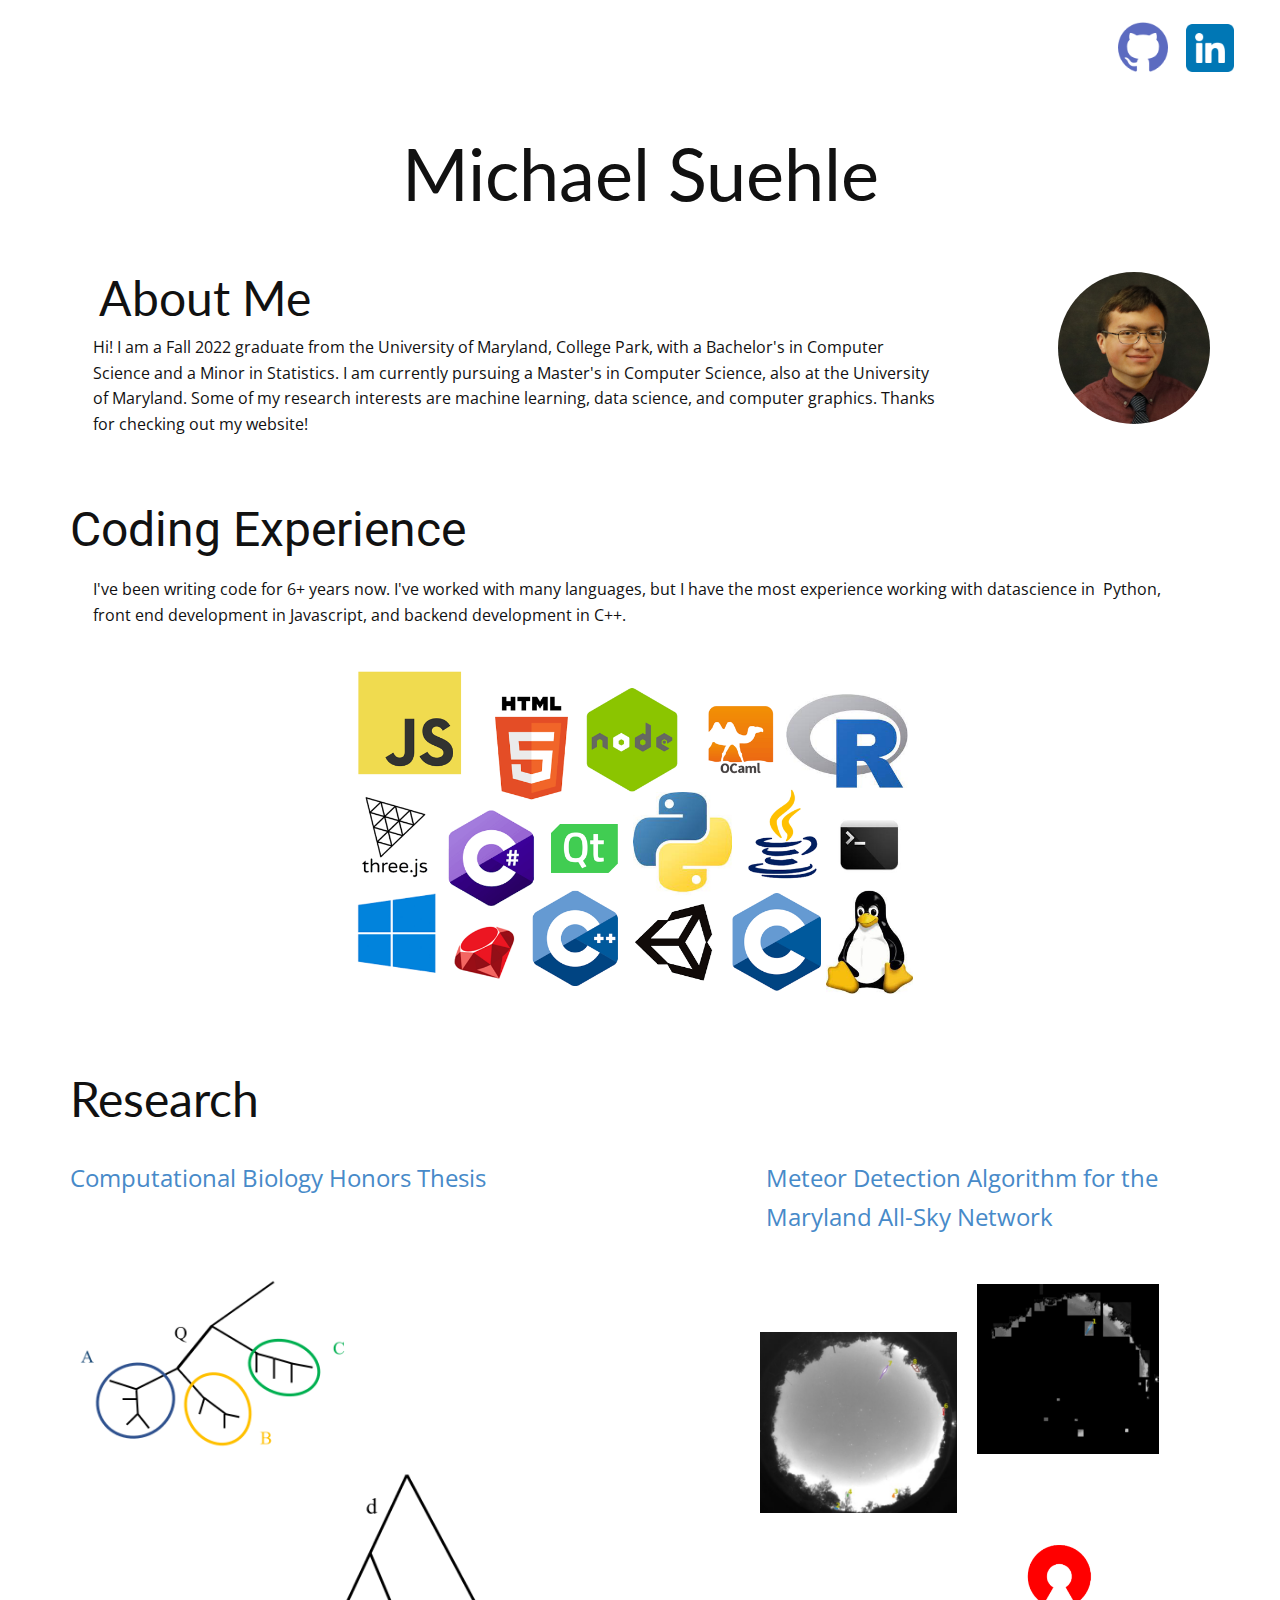
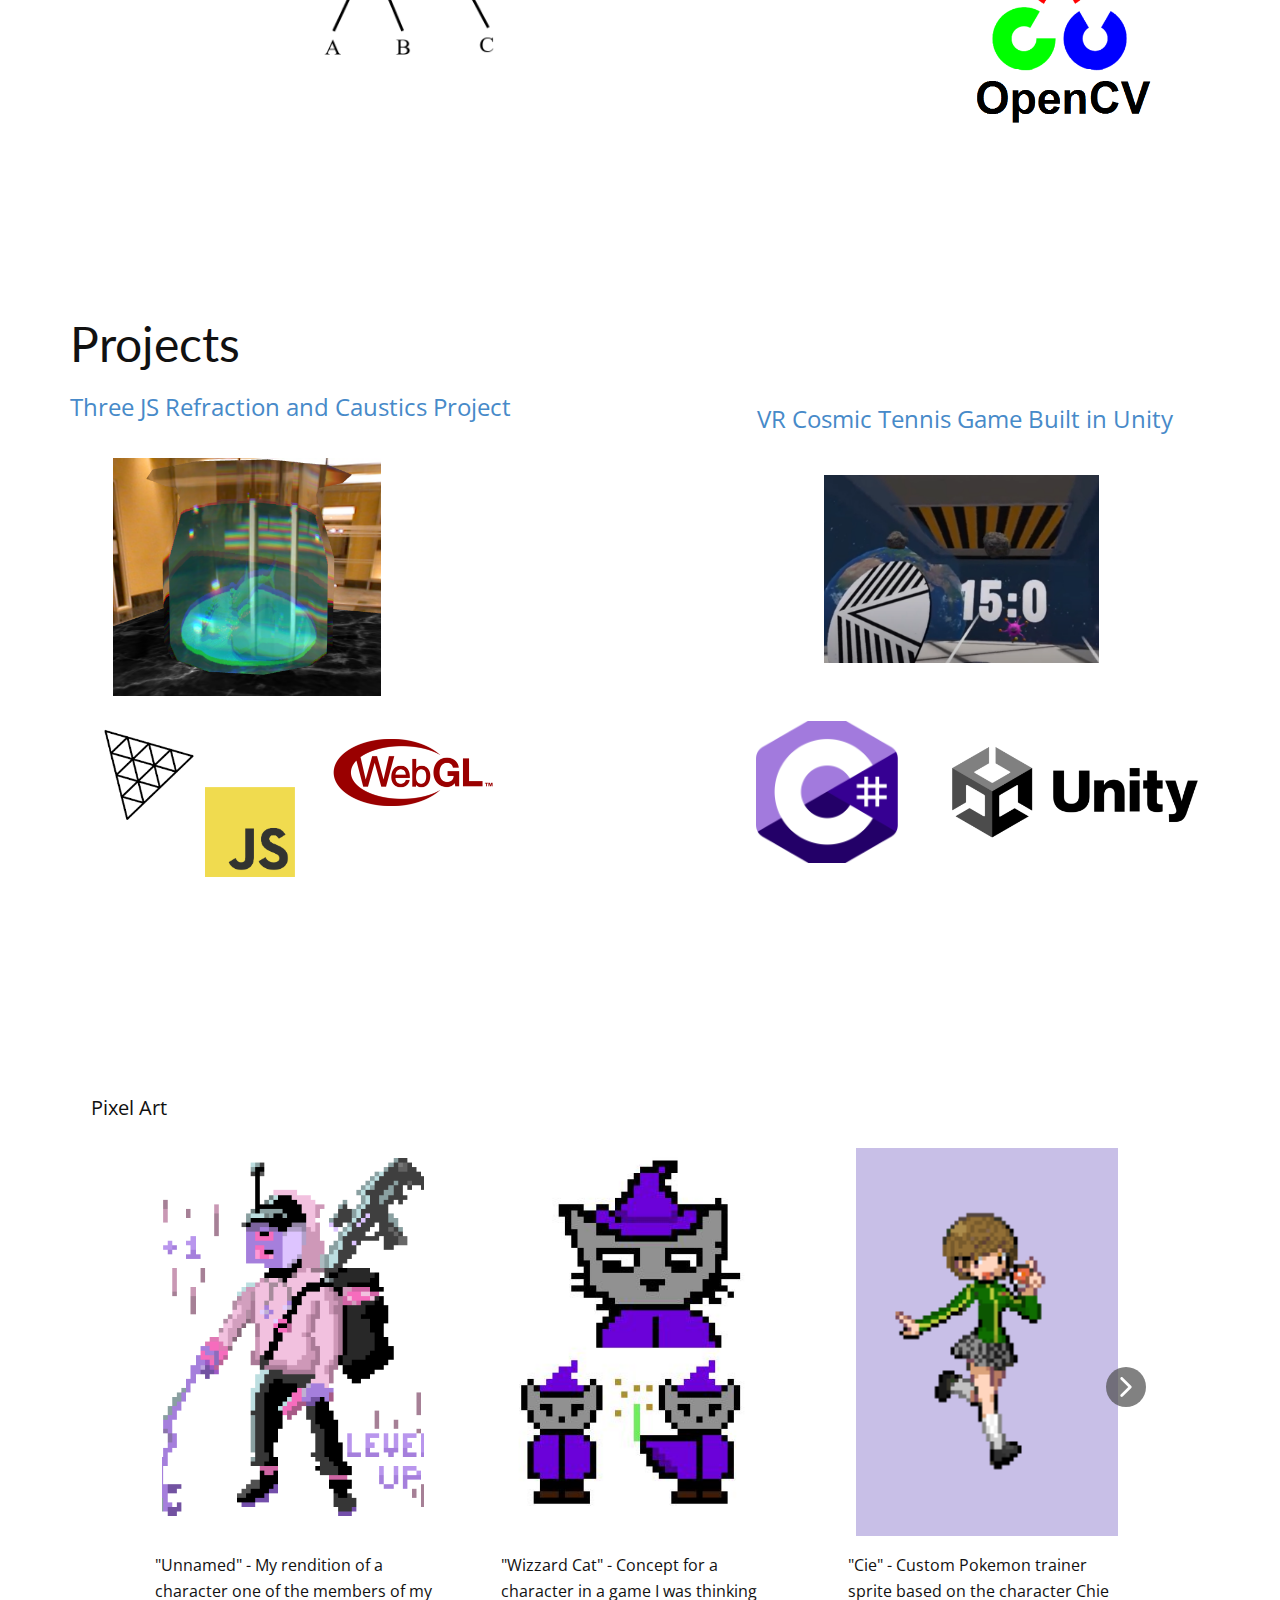
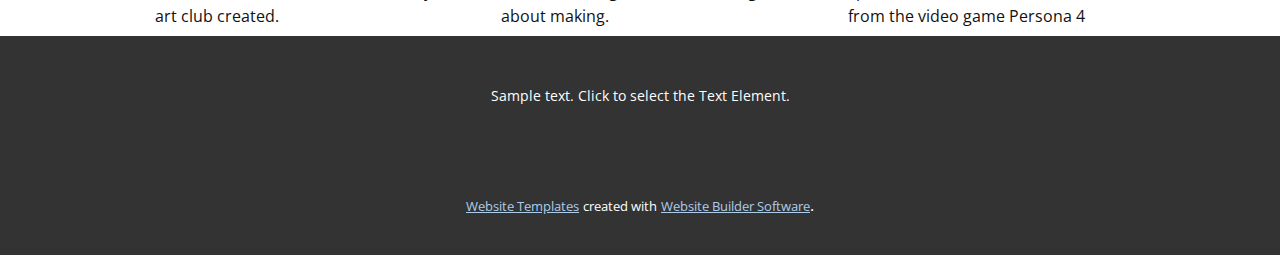
<file: index.html>
<!DOCTYPE html>
<html style="font-size: 16px;" lang="en"><head>
    <meta name="viewport" content="width=device-width, initial-scale=1.0">
    <meta charset="utf-8">
    <meta name="keywords" content="Michael Suehle, About Me, Research, Projects">
    <meta name="description" content="">
    <title>Home</title>
    <link rel="stylesheet" href="nicepage.css" media="screen">
<link rel="stylesheet" href="Home.css" media="screen">
    <script class="u-script" type="text/javascript" src="jquery.js" defer=""></script>
    <script class="u-script" type="text/javascript" src="nicepage.js" defer=""></script>
    <meta name="generator" content="Nicepage 5.3.2, nicepage.com">
    <link id="u-theme-google-font" rel="stylesheet" href="https://fonts.googleapis.com/css?family=Roboto:100,100i,300,300i,400,400i,500,500i,700,700i,900,900i|Open+Sans:300,300i,400,400i,500,500i,600,600i,700,700i,800,800i">
    <link id="u-page-google-font" rel="stylesheet" href="https://fonts.googleapis.com/css?family=Lato:100,100i,300,300i,400,400i,700,700i,900,900i">
    
    
    
    
    
    <script type="application/ld+json">{
		"@context": "http://schema.org",
		"@type": "Organization",
		"name": "Site1"
}</script>
    <meta name="theme-color" content="#478ac9">
    <meta property="og:title" content="Home">
    <meta property="og:description" content="">
    <meta property="og:type" content="website">
  </head>
  <body data-home-page="Home.html" data-home-page-title="Home" class="u-body u-xl-mode" data-lang="en"><header class=" u-border-no-bottom u-border-no-left u-border-no-right u-border-no-top u-clearfix u-header u-section-row-container" id="sec-a5c3" style="background-image: none"><div class="u-section-rows">
        <div class="u-section-row u-section-row-1" id="sec-6281">
          <div class="u-clearfix u-sheet u-valign-middle u-sheet-1"><span class="u-file-icon u-icon u-icon-1" data-href="https://github.com/shwaylay"><img src="images/733553.png" alt=""></span><span class="u-file-icon u-icon u-icon-2" data-href="https://www.linkedin.com/in/michael-suehle/"><img src="images/3536505.png" alt=""></span>
          </div>
          
          
          
          
          
        </div>
        <div class="u-section-row" id="sec-dbc1">
          <div class="u-clearfix u-sheet u-sheet-2">
            <h1 class="u-align-center u-custom-font u-font-lato u-text u-text-default u-title u-text-1">Michael Suehle</h1>
          </div>
          
          
          
          
          
        </div>
      </div></header>
    <section class="u-clearfix u-section-1" id="sec-f802">
      <div class="u-clearfix u-sheet u-sheet-1">
        <h1 class="u-custom-font u-font-lato u-text u-text-default u-text-1">About Me</h1>
        <img class="u-image u-image-circle u-image-1" src="images/_MG_7101_cropped.JPG" alt="" data-image-width="2029" data-image-height="1868">
        <p class="u-text u-text-2">Hi! I am a Fall 2022 graduate from the University of Maryland, College Park, with a Bachelor's in Computer Science and a Minor in Statistics. I am currently pursuing a Master's in Computer Science, also at the University of Maryland. Some of my research interests are machine learning, data science, and computer graphics. Thanks for checking out my website!</p>
      </div>
    </section>
    <section class="u-clearfix u-section-2" id="sec-90bd">
      <div class="u-clearfix u-sheet u-sheet-1">
        <h1 class="u-text u-text-default u-text-1">Coding Experience</h1>
        <p class="u-text u-text-default u-text-2">I've been writing code for 6+ years now. I've worked with many languages, but I have the most experience working with datascience in&nbsp; Python, front end development in Javascript, and backend development in C++.&nbsp;</p>
        <img class="u-image u-image-contain u-image-default u-image-1" src="images/logos.png" alt="" data-image-width="998" data-image-height="587">
      </div>
    </section>
    <section class="u-clearfix u-section-3" id="sec-81fb">
      <div class="u-clearfix u-sheet u-sheet-1">
        <h1 class="u-custom-font u-font-lato u-text u-text-default u-text-1">Research<br>
        </h1>
        <p class="u-text u-text-2">
          <a class="u-active-none u-border-none u-btn u-button-link u-button-style u-hover-none u-none u-text-palette-1-base u-btn-1" href="https://mdallsky.astro.umd.edu/project.shtml">Meteor Detection Algorithm for the Maryland All-Sky Network</a>
        </p>
        <p class="u-text u-text-default u-text-3">
          <a class="u-active-none u-border-none u-btn u-button-link u-button-style u-hover-none u-none u-text-palette-1-base u-btn-2" href="http://honors.cs.umd.edu/uploads/thesis/file/233/Final_Michael_Suehle_Honors_Thesis.pdf">Computational Biology Honors Thesis</a>
        </p>
        <img class="u-image u-image-contain u-image-default u-image-1" src="images/induced_triplet.png" alt="" data-image-width="682" data-image-height="406">
        <img class="u-image u-image-contain u-image-default u-image-2" src="images/dom_topology_with_d.png" alt="" data-image-width="498" data-image-height="472">
        <img class="u-image u-image-default u-preserve-proportions u-image-3" src="images/Screenshot2023-01-14143213.png" alt="" data-image-width="221" data-image-height="206">
        <img class="u-image u-image-default u-preserve-proportions u-image-4" src="images/Screenshot2023-01-14143132.png" alt="" data-image-width="227" data-image-height="208">
        <img class="u-image u-image-contain u-image-default u-image-5" src="images/OpenCV_Logo.png" alt="" data-image-width="428" data-image-height="378">
      </div>
    </section>
    <section class="u-clearfix u-section-4" id="sec-311a">
      <div class="u-clearfix u-sheet u-sheet-1">
        <h1 class="u-custom-font u-font-lato u-text u-text-default u-text-1">Projects</h1>
        <p class="u-text u-text-default u-text-2">
          <a class="u-active-none u-border-none u-btn u-button-link u-button-style u-hover-none u-none u-text-palette-1-base u-btn-1" href="https://shwaylay.github.io/threejs-caustics/">Three JS Refraction and Caustics Project</a>
        </p>
        <p class="u-text u-text-3">
          <a class="u-active-none u-border-none u-btn u-button-link u-button-style u-hover-none u-none u-text-palette-1-base u-btn-2" href="https://shwaylay.github.io/VR-Cosmic-Tennis-Website/">VR Cosmic Tennis Game Built in Unity</a>
        </p>
        <img class="u-image u-image-default u-image-1" src="images/Screenshot2023-01-14144249.png" alt="" data-image-width="465" data-image-height="417">
        <img class="u-image u-image-default u-image-2" src="images/vr-tennis.png" alt="" data-image-width="748" data-image-height="512">
        <img class="u-image u-image-default u-image-3" src="images/Logo_C_sharp.svg.png" alt="" data-image-width="1200" data-image-height="1350">
        <img class="u-image u-image-contain u-image-default u-preserve-proportions u-image-4" src="images/download.png" alt="" data-image-width="186" data-image-height="186">
        <img class="u-image u-image-contain u-image-default u-image-5" src="images/WebGL_Logo.svg.png" alt="" data-image-width="2560" data-image-height="1069">
        <img class="u-image u-image-default u-preserve-proportions u-image-6" src="images/JavaScript-logo.png" alt="" data-image-width="1052" data-image-height="1052">
        <img class="u-image u-image-contain u-image-default u-image-7" src="images/Unity-logo.png" alt="" data-image-width="3840" data-image-height="2160">
        <p class="u-text u-text-default u-text-4">Pixel Art</p>
        <div class="u-expanded-width-md u-expanded-width-sm u-expanded-width-xs u-layout-horizontal u-list u-list-1">
          <div class="u-repeater u-repeater-1">
            <div class="u-align-left u-container-style u-list-item u-repeater-item u-list-item-1">
              <div class="u-container-layout u-similar-container u-container-layout-1">
                <img class="u-image u-image-8" src="images/Screenshot2023-01-14114457.png" data-image-width="327" data-image-height="427">
                <p class="u-text u-text-5">"Unnamed" - My rendition of a character one of the members of my art club created.</p>
              </div>
            </div>
            <div class="u-align-left u-container-style u-list-item u-repeater-item u-list-item-2">
              <div class="u-container-layout u-similar-container u-container-layout-2">
                <img class="u-image u-image-9" src="images/wizcat.JPG" data-image-width="328" data-image-height="373">
                <p class="u-text u-text-6">"Wizzard Cat" - Concept for a character in a game I was thinking about making.</p>
              </div>
            </div>
            <div class="u-align-left u-container-style u-list-item u-repeater-item u-list-item-3">
              <div class="u-container-layout u-similar-container u-container-layout-3">
                <img class="u-image u-image-10" src="images/trainer092.png" data-image-width="133" data-image-height="197">
                <p class="u-text u-text-7">"Cie" - Custom Pokemon trainer sprite based on the character Chie from the video game Persona 4</p>
              </div>
            </div>
            <div class="u-align-left u-container-style u-list-item u-repeater-item u-list-item-4">
              <div class="u-container-layout u-similar-container u-container-layout-4">
                <img class="u-image u-image-11" src="images/medanganronpa.png" data-image-width="369" data-image-height="607">
                <p class="u-text u-text-8">"Me" - Danganronpa-style sprite of me.</p>
              </div>
            </div>
          </div>
          <a class="u-gallery-nav u-gallery-nav-prev u-grey-70 u-icon-circle u-opacity u-opacity-70 u-spacing-10 u-text-white u-gallery-nav-1" href="#" role="button">
            <span aria-hidden="true">
              <svg viewBox="0 0 451.847 451.847"><path d="M97.141,225.92c0-8.095,3.091-16.192,9.259-22.366L300.689,9.27c12.359-12.359,32.397-12.359,44.751,0
c12.354,12.354,12.354,32.388,0,44.748L173.525,225.92l171.903,171.909c12.354,12.354,12.354,32.391,0,44.744
c-12.354,12.365-32.386,12.365-44.745,0l-194.29-194.281C100.226,242.115,97.141,234.018,97.141,225.92z"></path></svg>
            </span>
            <span class="sr-only">
              <svg viewBox="0 0 451.847 451.847"><path d="M97.141,225.92c0-8.095,3.091-16.192,9.259-22.366L300.689,9.27c12.359-12.359,32.397-12.359,44.751,0
c12.354,12.354,12.354,32.388,0,44.748L173.525,225.92l171.903,171.909c12.354,12.354,12.354,32.391,0,44.744
c-12.354,12.365-32.386,12.365-44.745,0l-194.29-194.281C100.226,242.115,97.141,234.018,97.141,225.92z"></path></svg>
            </span>
          </a>
          <a class="u-gallery-nav u-gallery-nav-next u-grey-70 u-icon-circle u-opacity u-opacity-70 u-spacing-10 u-text-white u-gallery-nav-2" href="#" role="button">
            <span aria-hidden="true">
              <svg viewBox="0 0 451.846 451.847"><path d="M345.441,248.292L151.154,442.573c-12.359,12.365-32.397,12.365-44.75,0c-12.354-12.354-12.354-32.391,0-44.744
L278.318,225.92L106.409,54.017c-12.354-12.359-12.354-32.394,0-44.748c12.354-12.359,32.391-12.359,44.75,0l194.287,194.284
c6.177,6.18,9.262,14.271,9.262,22.366C354.708,234.018,351.617,242.115,345.441,248.292z"></path></svg>
            </span>
            <span class="sr-only">
              <svg viewBox="0 0 451.846 451.847"><path d="M345.441,248.292L151.154,442.573c-12.359,12.365-32.397,12.365-44.75,0c-12.354-12.354-12.354-32.391,0-44.744
L278.318,225.92L106.409,54.017c-12.354-12.359-12.354-32.394,0-44.748c12.354-12.359,32.391-12.359,44.75,0l194.287,194.284
c6.177,6.18,9.262,14.271,9.262,22.366C354.708,234.018,351.617,242.115,345.441,248.292z"></path></svg>
            </span>
          </a>
        </div>
      </div>
    </section>
    
    
    <footer class="u-align-center u-clearfix u-footer u-grey-80 u-footer" id="sec-592e"><div class="u-clearfix u-sheet u-sheet-1">
        <p class="u-small-text u-text u-text-variant u-text-1">Sample text. Click to select the Text Element.</p>
      </div></footer>
    <section class="u-backlink u-clearfix u-grey-80">
      <a class="u-link" href="https://nicepage.com/website-templates" target="_blank">
        <span>Website Templates</span>
      </a>
      <p class="u-text">
        <span>created with</span>
      </p>
      <a class="u-link" href="" target="_blank">
        <span>Website Builder Software</span>
      </a>. 
    </section>
  
</body></html>
</file>
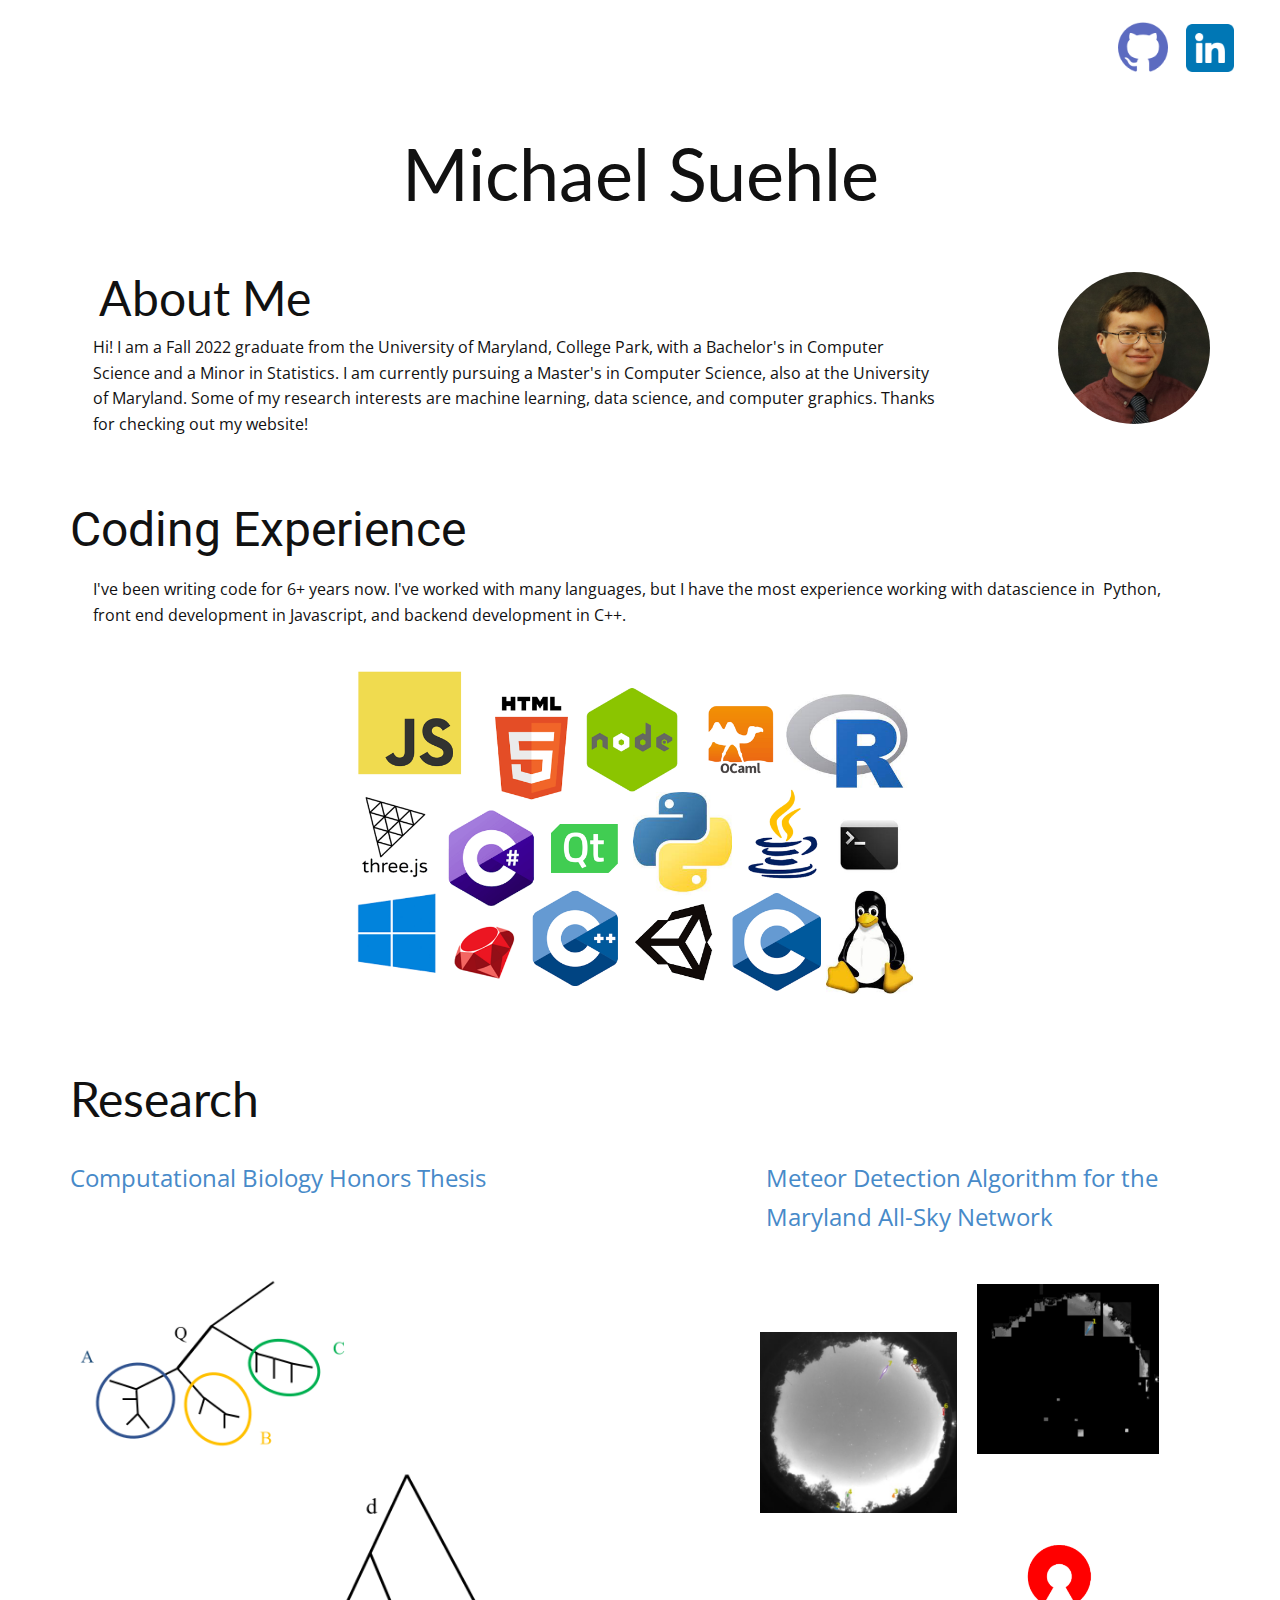
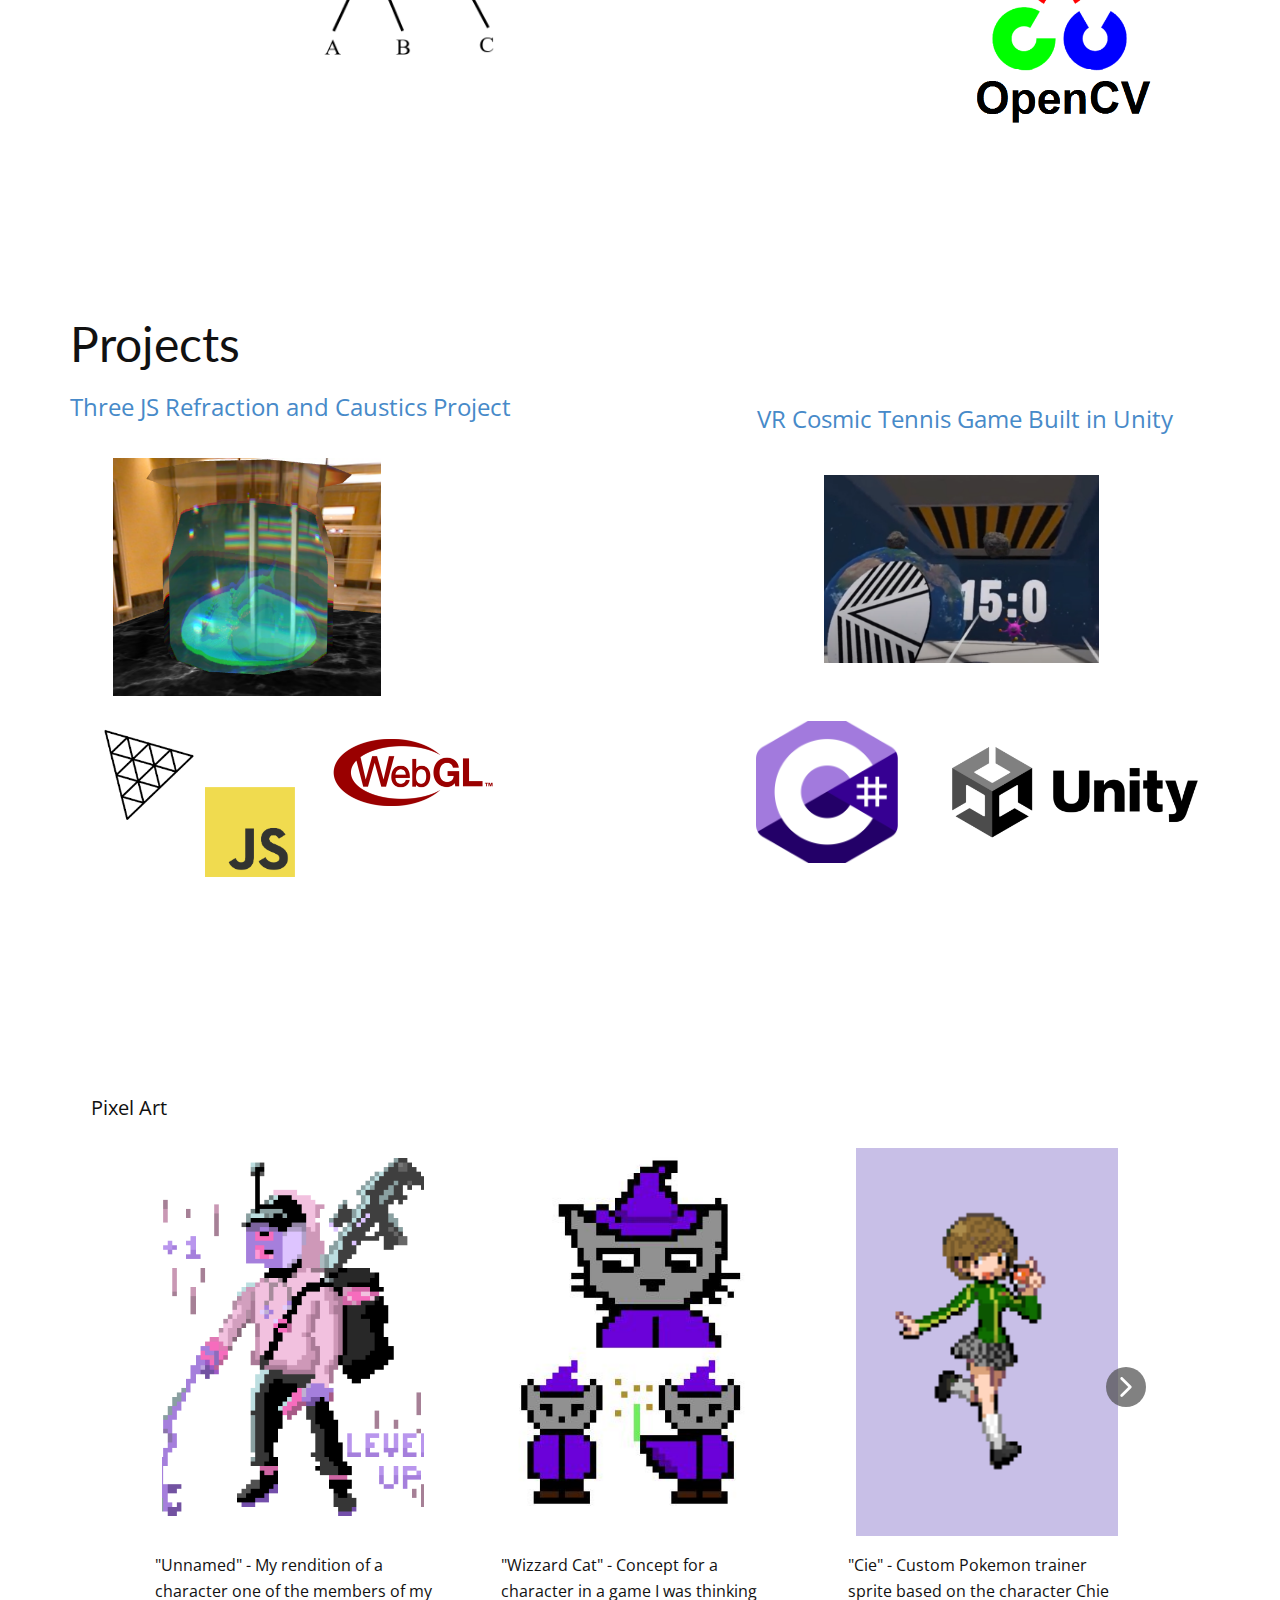
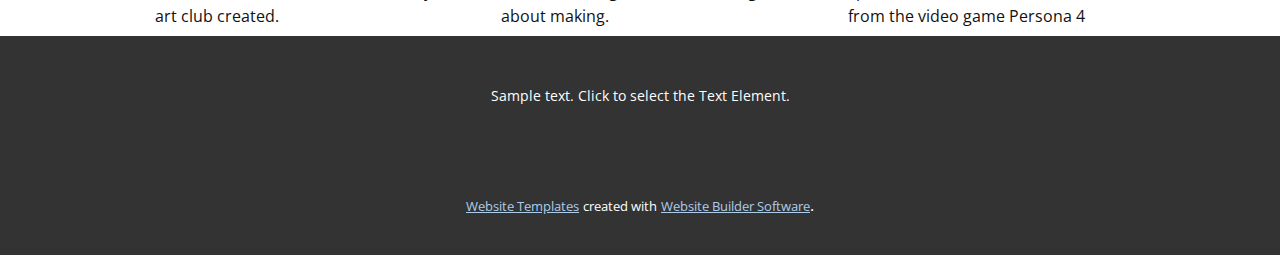
<file: Home.html>
<!DOCTYPE html>
<html style="font-size: 16px;" lang="en"><head>
    <meta name="viewport" content="width=device-width, initial-scale=1.0">
    <meta charset="utf-8">
    <meta name="keywords" content="Michael Suehle, About Me, Research, Projects">
    <meta name="description" content="">
    <title>Home</title>
    <link rel="stylesheet" href="nicepage.css" media="screen">
<link rel="stylesheet" href="Home.css" media="screen">
    <script class="u-script" type="text/javascript" src="jquery.js" defer=""></script>
    <script class="u-script" type="text/javascript" src="nicepage.js" defer=""></script>
    <meta name="generator" content="Nicepage 5.3.2, nicepage.com">
    <link id="u-theme-google-font" rel="stylesheet" href="https://fonts.googleapis.com/css?family=Roboto:100,100i,300,300i,400,400i,500,500i,700,700i,900,900i|Open+Sans:300,300i,400,400i,500,500i,600,600i,700,700i,800,800i">
    <link id="u-page-google-font" rel="stylesheet" href="https://fonts.googleapis.com/css?family=Lato:100,100i,300,300i,400,400i,700,700i,900,900i">
    
    
    
    
    
    <script type="application/ld+json">{
		"@context": "http://schema.org",
		"@type": "Organization",
		"name": "Site1"
}</script>
    <meta name="theme-color" content="#478ac9">
    <meta property="og:title" content="Home">
    <meta property="og:description" content="">
    <meta property="og:type" content="website">
  </head>
  <body class="u-body u-xl-mode" data-lang="en"><header class=" u-border-no-bottom u-border-no-left u-border-no-right u-border-no-top u-clearfix u-header u-section-row-container" id="sec-a5c3" style="background-image: none"><div class="u-section-rows">
        <div class="u-section-row u-section-row-1" id="sec-6281">
          <div class="u-clearfix u-sheet u-valign-middle u-sheet-1"><span class="u-file-icon u-icon u-icon-1" data-href="https://github.com/shwaylay"><img src="images/733553.png" alt=""></span><span class="u-file-icon u-icon u-icon-2" data-href="https://www.linkedin.com/in/michael-suehle/"><img src="images/3536505.png" alt=""></span>
          </div>
          
          
          
          
          
        </div>
        <div class="u-section-row" id="sec-dbc1">
          <div class="u-clearfix u-sheet u-sheet-2">
            <h1 class="u-align-center u-custom-font u-font-lato u-text u-text-default u-title u-text-1">Michael Suehle</h1>
          </div>
          
          
          
          
          
        </div>
      </div></header>
    <section class="u-clearfix u-section-1" id="sec-f802">
      <div class="u-clearfix u-sheet u-sheet-1">
        <h1 class="u-custom-font u-font-lato u-text u-text-default u-text-1">About Me</h1>
        <img class="u-image u-image-circle u-image-1" src="images/_MG_7101_cropped.JPG" alt="" data-image-width="2029" data-image-height="1868">
        <p class="u-text u-text-2">Hi! I am a Fall 2022 graduate from the University of Maryland, College Park, with a Bachelor's in Computer Science and a Minor in Statistics. I am currently pursuing a Master's in Computer Science, also at the University of Maryland. Some of my research interests are machine learning, data science, and computer graphics. Thanks for checking out my website!</p>
      </div>
    </section>
    <section class="u-clearfix u-section-2" id="sec-90bd">
      <div class="u-clearfix u-sheet u-sheet-1">
        <h1 class="u-text u-text-default u-text-1">Coding Experience</h1>
        <p class="u-text u-text-default u-text-2">I've been writing code for 6+ years now. I've worked with many languages, but I have the most experience working with datascience in&nbsp; Python, front end development in Javascript, and backend development in C++.&nbsp;</p>
        <img class="u-image u-image-contain u-image-default u-image-1" src="images/logos.png" alt="" data-image-width="998" data-image-height="587">
      </div>
    </section>
    <section class="u-clearfix u-section-3" id="sec-81fb">
      <div class="u-clearfix u-sheet u-sheet-1">
        <h1 class="u-custom-font u-font-lato u-text u-text-default u-text-1">Research<br>
        </h1>
        <p class="u-text u-text-2">
          <a class="u-active-none u-border-none u-btn u-button-link u-button-style u-hover-none u-none u-text-palette-1-base u-btn-1" href="https://mdallsky.astro.umd.edu/project.shtml">Meteor Detection Algorithm for the Maryland All-Sky Network</a>
        </p>
        <p class="u-text u-text-default u-text-3">
          <a class="u-active-none u-border-none u-btn u-button-link u-button-style u-hover-none u-none u-text-palette-1-base u-btn-2" href="http://honors.cs.umd.edu/uploads/thesis/file/233/Final_Michael_Suehle_Honors_Thesis.pdf">Computational Biology Honors Thesis</a>
        </p>
        <img class="u-image u-image-contain u-image-default u-image-1" src="images/induced_triplet.png" alt="" data-image-width="682" data-image-height="406">
        <img class="u-image u-image-contain u-image-default u-image-2" src="images/dom_topology_with_d.png" alt="" data-image-width="498" data-image-height="472">
        <img class="u-image u-image-default u-preserve-proportions u-image-3" src="images/Screenshot2023-01-14143213.png" alt="" data-image-width="221" data-image-height="206">
        <img class="u-image u-image-default u-preserve-proportions u-image-4" src="images/Screenshot2023-01-14143132.png" alt="" data-image-width="227" data-image-height="208">
        <img class="u-image u-image-contain u-image-default u-image-5" src="images/OpenCV_Logo.png" alt="" data-image-width="428" data-image-height="378">
      </div>
    </section>
    <section class="u-clearfix u-section-4" id="sec-311a">
      <div class="u-clearfix u-sheet u-sheet-1">
        <h1 class="u-custom-font u-font-lato u-text u-text-default u-text-1">Projects</h1>
        <p class="u-text u-text-default u-text-2">
          <a class="u-active-none u-border-none u-btn u-button-link u-button-style u-hover-none u-none u-text-palette-1-base u-btn-1" href="https://shwaylay.github.io/threejs-caustics/">Three JS Refraction and Caustics Project</a>
        </p>
        <p class="u-text u-text-3">
          <a class="u-active-none u-border-none u-btn u-button-link u-button-style u-hover-none u-none u-text-palette-1-base u-btn-2" href="https://shwaylay.github.io/VR-Cosmic-Tennis-Website/">VR Cosmic Tennis Game Built in Unity</a>
        </p>
        <img class="u-image u-image-default u-image-1" src="images/Screenshot2023-01-14144249.png" alt="" data-image-width="465" data-image-height="417">
        <img class="u-image u-image-default u-image-2" src="images/vr-tennis.png" alt="" data-image-width="748" data-image-height="512">
        <img class="u-image u-image-default u-image-3" src="images/Logo_C_sharp.svg.png" alt="" data-image-width="1200" data-image-height="1350">
        <img class="u-image u-image-contain u-image-default u-preserve-proportions u-image-4" src="images/download.png" alt="" data-image-width="186" data-image-height="186">
        <img class="u-image u-image-contain u-image-default u-image-5" src="images/WebGL_Logo.svg.png" alt="" data-image-width="2560" data-image-height="1069">
        <img class="u-image u-image-default u-preserve-proportions u-image-6" src="images/JavaScript-logo.png" alt="" data-image-width="1052" data-image-height="1052">
        <img class="u-image u-image-contain u-image-default u-image-7" src="images/Unity-logo.png" alt="" data-image-width="3840" data-image-height="2160">
        <p class="u-text u-text-default u-text-4">Pixel Art</p>
        <div class="u-expanded-width-md u-expanded-width-sm u-expanded-width-xs u-layout-horizontal u-list u-list-1">
          <div class="u-repeater u-repeater-1">
            <div class="u-align-left u-container-style u-list-item u-repeater-item u-list-item-1">
              <div class="u-container-layout u-similar-container u-container-layout-1">
                <img class="u-image u-image-8" src="images/Screenshot2023-01-14114457.png" data-image-width="327" data-image-height="427">
                <p class="u-text u-text-5">"Unnamed" - My rendition of a character one of the members of my art club created.</p>
              </div>
            </div>
            <div class="u-align-left u-container-style u-list-item u-repeater-item u-list-item-2">
              <div class="u-container-layout u-similar-container u-container-layout-2">
                <img class="u-image u-image-9" src="images/wizcat.JPG" data-image-width="328" data-image-height="373">
                <p class="u-text u-text-6">"Wizzard Cat" - Concept for a character in a game I was thinking about making.</p>
              </div>
            </div>
            <div class="u-align-left u-container-style u-list-item u-repeater-item u-list-item-3">
              <div class="u-container-layout u-similar-container u-container-layout-3">
                <img class="u-image u-image-10" src="images/trainer092.png" data-image-width="133" data-image-height="197">
                <p class="u-text u-text-7">"Cie" - Custom Pokemon trainer sprite based on the character Chie from the video game Persona 4</p>
              </div>
            </div>
            <div class="u-align-left u-container-style u-list-item u-repeater-item u-list-item-4">
              <div class="u-container-layout u-similar-container u-container-layout-4">
                <img class="u-image u-image-11" src="images/medanganronpa.png" data-image-width="369" data-image-height="607">
                <p class="u-text u-text-8">"Me" - Danganronpa-style sprite of me.</p>
              </div>
            </div>
          </div>
          <a class="u-gallery-nav u-gallery-nav-prev u-grey-70 u-icon-circle u-opacity u-opacity-70 u-spacing-10 u-text-white u-gallery-nav-1" href="#" role="button">
            <span aria-hidden="true">
              <svg viewBox="0 0 451.847 451.847"><path d="M97.141,225.92c0-8.095,3.091-16.192,9.259-22.366L300.689,9.27c12.359-12.359,32.397-12.359,44.751,0
c12.354,12.354,12.354,32.388,0,44.748L173.525,225.92l171.903,171.909c12.354,12.354,12.354,32.391,0,44.744
c-12.354,12.365-32.386,12.365-44.745,0l-194.29-194.281C100.226,242.115,97.141,234.018,97.141,225.92z"></path></svg>
            </span>
            <span class="sr-only">
              <svg viewBox="0 0 451.847 451.847"><path d="M97.141,225.92c0-8.095,3.091-16.192,9.259-22.366L300.689,9.27c12.359-12.359,32.397-12.359,44.751,0
c12.354,12.354,12.354,32.388,0,44.748L173.525,225.92l171.903,171.909c12.354,12.354,12.354,32.391,0,44.744
c-12.354,12.365-32.386,12.365-44.745,0l-194.29-194.281C100.226,242.115,97.141,234.018,97.141,225.92z"></path></svg>
            </span>
          </a>
          <a class="u-gallery-nav u-gallery-nav-next u-grey-70 u-icon-circle u-opacity u-opacity-70 u-spacing-10 u-text-white u-gallery-nav-2" href="#" role="button">
            <span aria-hidden="true">
              <svg viewBox="0 0 451.846 451.847"><path d="M345.441,248.292L151.154,442.573c-12.359,12.365-32.397,12.365-44.75,0c-12.354-12.354-12.354-32.391,0-44.744
L278.318,225.92L106.409,54.017c-12.354-12.359-12.354-32.394,0-44.748c12.354-12.359,32.391-12.359,44.75,0l194.287,194.284
c6.177,6.18,9.262,14.271,9.262,22.366C354.708,234.018,351.617,242.115,345.441,248.292z"></path></svg>
            </span>
            <span class="sr-only">
              <svg viewBox="0 0 451.846 451.847"><path d="M345.441,248.292L151.154,442.573c-12.359,12.365-32.397,12.365-44.75,0c-12.354-12.354-12.354-32.391,0-44.744
L278.318,225.92L106.409,54.017c-12.354-12.359-12.354-32.394,0-44.748c12.354-12.359,32.391-12.359,44.75,0l194.287,194.284
c6.177,6.18,9.262,14.271,9.262,22.366C354.708,234.018,351.617,242.115,345.441,248.292z"></path></svg>
            </span>
          </a>
        </div>
      </div>
    </section>
    
    
    <footer class="u-align-center u-clearfix u-footer u-grey-80 u-footer" id="sec-592e"><div class="u-clearfix u-sheet u-sheet-1">
        <p class="u-small-text u-text u-text-variant u-text-1">Sample text. Click to select the Text Element.</p>
      </div></footer>
    <section class="u-backlink u-clearfix u-grey-80">
      <a class="u-link" href="https://nicepage.com/website-templates" target="_blank">
        <span>Website Templates</span>
      </a>
      <p class="u-text">
        <span>created with</span>
      </p>
      <a class="u-link" href="" target="_blank">
        <span>Website Builder Software</span>
      </a>. 
    </section>
  
</body></html>
</file>
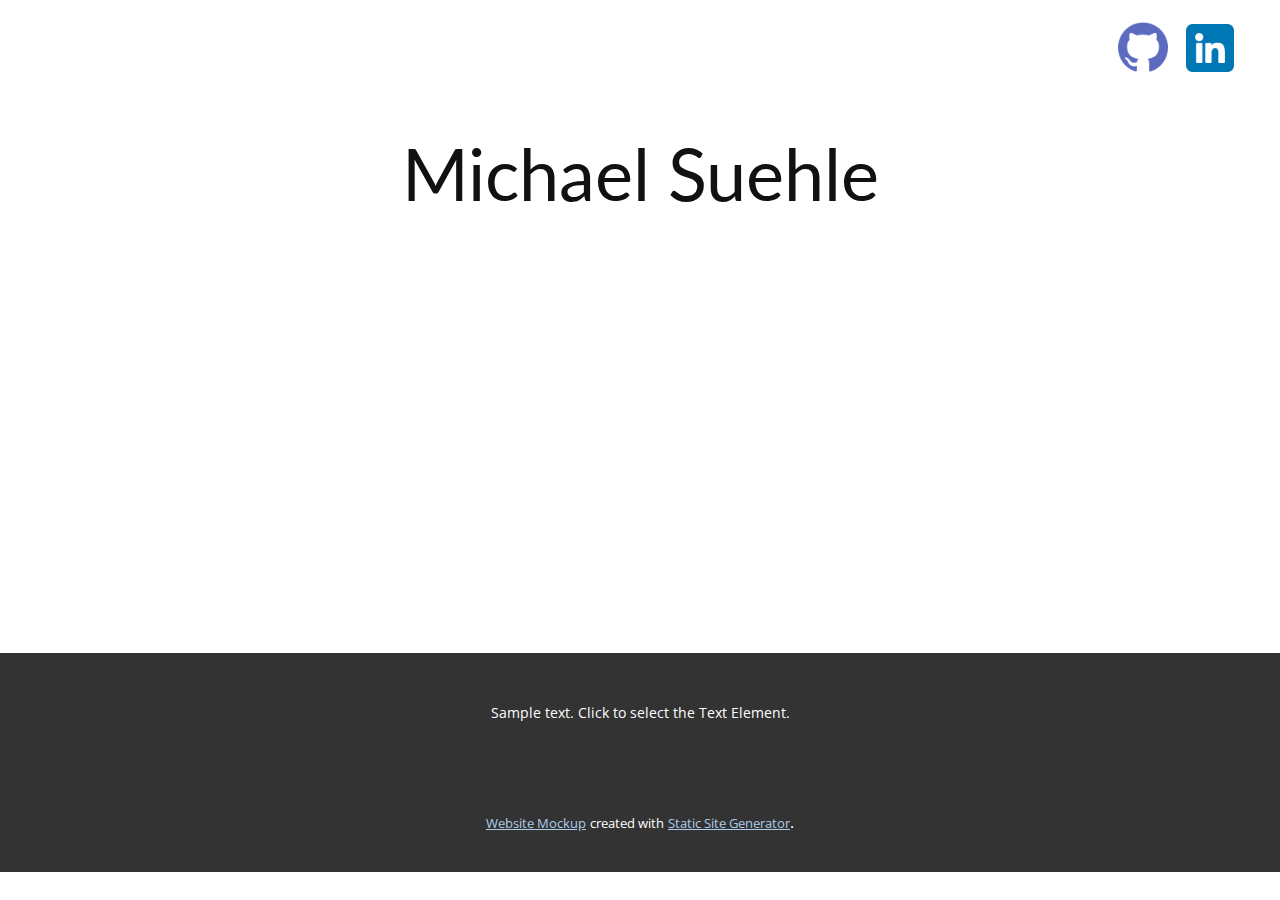
<file: Page-1.html>
<!DOCTYPE html>
<html style="font-size: 16px;" lang="en"><head>
    <meta name="viewport" content="width=device-width, initial-scale=1.0">
    <meta charset="utf-8">
    <meta name="keywords" content="">
    <meta name="description" content="">
    <title>Page 1</title>
    <link rel="stylesheet" href="nicepage.css" media="screen">
<link rel="stylesheet" href="Page-1.css" media="screen">
    <script class="u-script" type="text/javascript" src="jquery.js" defer=""></script>
    <script class="u-script" type="text/javascript" src="nicepage.js" defer=""></script>
    <meta name="generator" content="Nicepage 5.3.2, nicepage.com">
    <link id="u-theme-google-font" rel="stylesheet" href="https://fonts.googleapis.com/css?family=Roboto:100,100i,300,300i,400,400i,500,500i,700,700i,900,900i|Open+Sans:300,300i,400,400i,500,500i,600,600i,700,700i,800,800i">
    <link id="u-page-google-font" rel="stylesheet" href="https://fonts.googleapis.com/css?family=Lato:100,100i,300,300i,400,400i,700,700i,900,900i">
    
    
    <script type="application/ld+json">{
		"@context": "http://schema.org",
		"@type": "Organization",
		"name": "Site1"
}</script>
    <meta name="theme-color" content="#478ac9">
    <meta property="og:title" content="Page 1">
    <meta property="og:description" content="">
    <meta property="og:type" content="website">
  </head>
  <body class="u-body u-xl-mode" data-lang="en"><header class=" u-border-no-bottom u-border-no-left u-border-no-right u-border-no-top u-clearfix u-header u-section-row-container" id="sec-a5c3" style="background-image: none"><div class="u-section-rows">
        <div class="u-section-row u-section-row-1" id="sec-6281">
          <div class="u-clearfix u-sheet u-valign-middle u-sheet-1"><span class="u-file-icon u-icon u-icon-1" data-href="https://github.com/shwaylay"><img src="images/733553.png" alt=""></span><span class="u-file-icon u-icon u-icon-2" data-href="https://www.linkedin.com/in/michael-suehle/"><img src="images/3536505.png" alt=""></span>
          </div>
          
          
          
          
          
        </div>
        <div class="u-section-row" id="sec-dbc1">
          <div class="u-clearfix u-sheet u-sheet-2">
            <h1 class="u-align-center u-custom-font u-font-lato u-text u-text-default u-title u-text-1">Michael Suehle</h1>
          </div>
          
          
          
          
          
        </div>
      </div></header>
    <section class="u-clearfix u-section-1" id="sec-9d67">
      <div class="u-clearfix u-sheet u-sheet-1"></div>
    </section>
    
    
    <footer class="u-align-center u-clearfix u-footer u-grey-80 u-footer" id="sec-592e"><div class="u-clearfix u-sheet u-sheet-1">
        <p class="u-small-text u-text u-text-variant u-text-1">Sample text. Click to select the Text Element.</p>
      </div></footer>
    <section class="u-backlink u-clearfix u-grey-80">
      <a class="u-link" href="https://nicepage.com/website-mockup" target="_blank">
        <span>Website Mockup</span>
      </a>
      <p class="u-text">
        <span>created with</span>
      </p>
      <a class="u-link" href="https://nicepage.com/static-site-generator" target="_blank">
        <span>Static Site Generator</span>
      </a>. 
    </section>
  
</body></html>
</file>
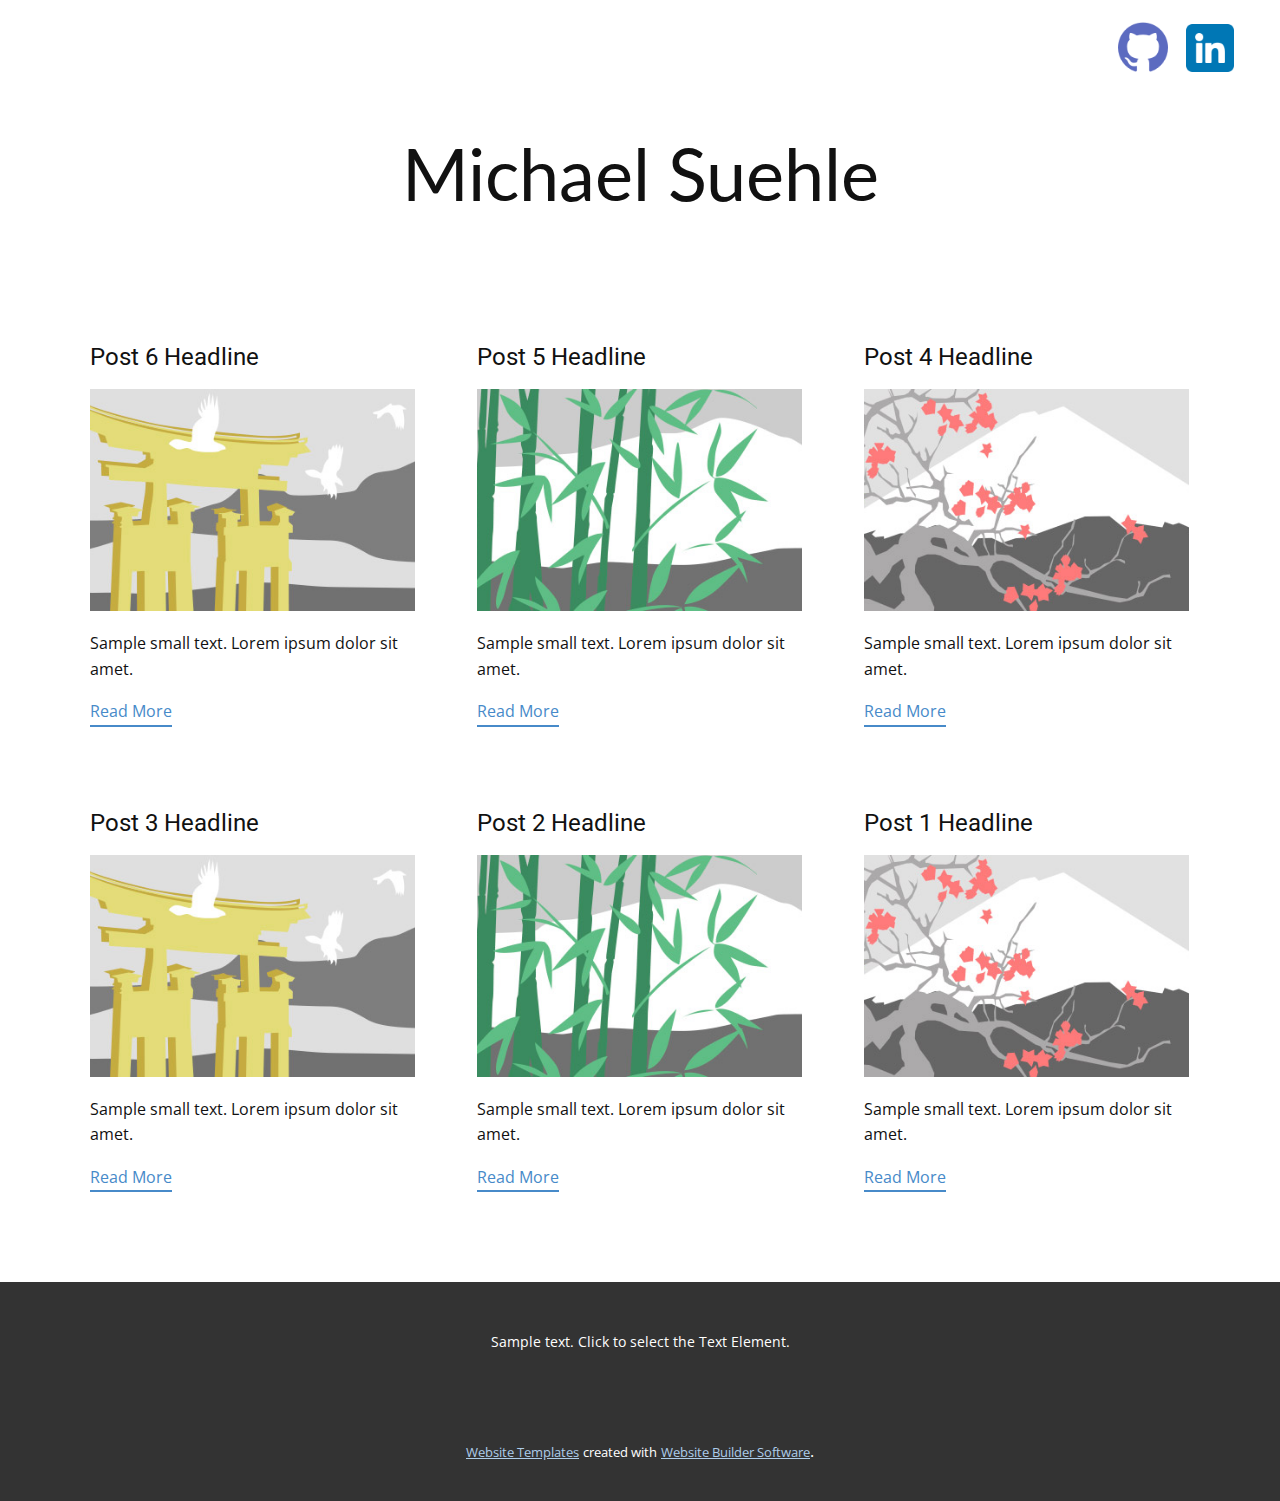
<file: blog/blog.html>
<!DOCTYPE html>
<html style="font-size: 16px;" lang="en"><head>
    <meta name="viewport" content="width=device-width, initial-scale=1.0">
    <meta charset="utf-8">
    <meta name="keywords" content="">
    <meta name="description" content="">
    <title>Blog Template</title>
    <link rel="stylesheet" href="../nicepage.css" media="screen">
<link rel="stylesheet" href="../Blog-Template.css" media="screen">
    <script class="u-script" type="text/javascript" src="../jquery.js" defer=""></script>
    <script class="u-script" type="text/javascript" src="../nicepage.js" defer=""></script>
    <meta name="generator" content="Nicepage 5.3.2, nicepage.com">
    <link id="u-theme-google-font" rel="stylesheet" href="https://fonts.googleapis.com/css?family=Roboto:100,100i,300,300i,400,400i,500,500i,700,700i,900,900i|Open+Sans:300,300i,400,400i,500,500i,600,600i,700,700i,800,800i">
    <link id="u-page-google-font" rel="stylesheet" href="https://fonts.googleapis.com/css?family=Lato:100,100i,300,300i,400,400i,700,700i,900,900i">
    
    
    <script type="application/ld+json">{
		"@context": "http://schema.org",
		"@type": "Organization",
		"name": "Site1"
}</script>
    <meta name="theme-color" content="#478ac9">
  </head>
  <body class="u-body u-xl-mode" data-lang="en"><header class=" u-border-no-bottom u-border-no-left u-border-no-right u-border-no-top u-clearfix u-header u-section-row-container" id="sec-a5c3" style="background-image: none"><div class="u-section-rows">
        <div class="u-section-row u-section-row-1" id="sec-6281">
          <div class="u-clearfix u-sheet u-valign-middle u-sheet-1"><span class="u-file-icon u-icon u-icon-1" data-href="https://github.com/shwaylay"><img src="../images/733553.png" alt=""></span><span class="u-file-icon u-icon u-icon-2" data-href="https://www.linkedin.com/in/michael-suehle/"><img src="../images/3536505.png" alt=""></span>
          </div>
          
          
          
          
          
        </div>
        <div class="u-section-row" id="sec-dbc1">
          <div class="u-clearfix u-sheet u-sheet-2">
            <h1 class="u-align-center u-custom-font u-font-lato u-text u-text-default u-title u-text-1">Michael Suehle</h1>
          </div>
          
          
          
          
          
        </div>
      </div></header>
    <section class="u-clearfix u-section-1" id="sec-f185">
      <div class="u-clearfix u-sheet u-valign-middle u-sheet-1"><!--blog--><!--blog_options_json--><!--{"type":"Recent","source":"","tags":"","count":""}--><!--/blog_options_json-->
        <div class="u-blog u-expanded-width u-repeater u-repeater-1"><!--blog_post-->
          <div class="u-blog-post u-container-style u-repeater-item u-white u-repeater-item-1">
            <div class="u-container-layout u-similar-container u-valign-top u-container-layout-1"><!--blog_post_header-->
              <h4 class="u-blog-control u-text u-text-1">
                <a class="u-post-header-link" href="../blog/post-5.html">Post 6 Headline</a>
              </h4><!--/blog_post_header--><!--blog_post_image-->
              <a class="u-post-header-link" href="../blog/post-5.html"><img alt="" class="u-blog-control u-expanded-width u-image u-image-default u-image-1" src="../images/8ad73f3c.jpeg"></a><!--/blog_post_image--><!--blog_post_content-->
              <div class="u-blog-control u-post-content u-text u-text-2 fr-view">Sample small text. Lorem ipsum dolor sit amet.</div><!--/blog_post_content--><!--blog_post_readmore-->
              <a href="../blog/post-5.html" class="u-blog-control u-border-2 u-border-palette-1-base u-btn u-btn-rectangle u-button-style u-none u-btn-1"><!--blog_post_readmore_content--><!--options_json--><!--{"content":"","defaultValue":"Read More"}--><!--/options_json-->Read More<!--/blog_post_readmore_content--></a><!--/blog_post_readmore-->
            </div>
          </div><div class="u-blog-post u-container-style u-repeater-item u-video-cover u-white">
            <div class="u-container-layout u-similar-container u-valign-top u-container-layout-2"><!--blog_post_header-->
              <h4 class="u-blog-control u-text u-text-3">
                <a class="u-post-header-link" href="../blog/post-4.html">Post 5 Headline</a>
              </h4><!--/blog_post_header--><!--blog_post_image-->
              <a class="u-post-header-link" href="../blog/post-4.html"><img alt="" class="u-blog-control u-expanded-width u-image u-image-default u-image-2" src="../images/68f64b9d.jpeg"></a><!--/blog_post_image--><!--blog_post_content-->
              <div class="u-blog-control u-post-content u-text u-text-4 fr-view">Sample small text. Lorem ipsum dolor sit amet.</div><!--/blog_post_content--><!--blog_post_readmore-->
              <a href="../blog/post-4.html" class="u-blog-control u-border-2 u-border-palette-1-base u-btn u-btn-rectangle u-button-style u-none u-btn-2"><!--blog_post_readmore_content--><!--options_json--><!--{"content":"","defaultValue":"Read More"}--><!--/options_json-->Read More<!--/blog_post_readmore_content--></a><!--/blog_post_readmore-->
            </div>
          </div><div class="u-blog-post u-container-style u-repeater-item u-video-cover u-white">
            <div class="u-container-layout u-similar-container u-valign-top u-container-layout-3"><!--blog_post_header-->
              <h4 class="u-blog-control u-text u-text-5">
                <a class="u-post-header-link" href="../blog/post-3.html">Post 4 Headline</a>
              </h4><!--/blog_post_header--><!--blog_post_image-->
              <a class="u-post-header-link" href="../blog/post-3.html"><img alt="" class="u-blog-control u-expanded-width u-image u-image-default u-image-3" src="../images/0fd3416c.jpeg"></a><!--/blog_post_image--><!--blog_post_content-->
              <div class="u-blog-control u-post-content u-text u-text-6 fr-view">Sample small text. Lorem ipsum dolor sit amet.</div><!--/blog_post_content--><!--blog_post_readmore-->
              <a href="../blog/post-3.html" class="u-blog-control u-border-2 u-border-palette-1-base u-btn u-btn-rectangle u-button-style u-none u-btn-3"><!--blog_post_readmore_content--><!--options_json--><!--{"content":"","defaultValue":"Read More"}--><!--/options_json-->Read More<!--/blog_post_readmore_content--></a><!--/blog_post_readmore-->
            </div>
          </div><div class="u-blog-post u-container-style u-repeater-item u-white u-repeater-item-1">
            <div class="u-container-layout u-similar-container u-valign-top u-container-layout-1"><!--blog_post_header-->
              <h4 class="u-blog-control u-text u-text-1">
                <a class="u-post-header-link" href="../blog/post-2.html">Post 3 Headline</a>
              </h4><!--/blog_post_header--><!--blog_post_image-->
              <a class="u-post-header-link" href="../blog/post-2.html"><img alt="" class="u-blog-control u-expanded-width u-image u-image-default u-image-1" src="../images/8ad73f3c.jpeg"></a><!--/blog_post_image--><!--blog_post_content-->
              <div class="u-blog-control u-post-content u-text u-text-2 fr-view">Sample small text. Lorem ipsum dolor sit amet.</div><!--/blog_post_content--><!--blog_post_readmore-->
              <a href="../blog/post-2.html" class="u-blog-control u-border-2 u-border-palette-1-base u-btn u-btn-rectangle u-button-style u-none u-btn-1"><!--blog_post_readmore_content--><!--options_json--><!--{"content":"","defaultValue":"Read More"}--><!--/options_json-->Read More<!--/blog_post_readmore_content--></a><!--/blog_post_readmore-->
            </div>
          </div><div class="u-blog-post u-container-style u-repeater-item u-video-cover u-white">
            <div class="u-container-layout u-similar-container u-valign-top u-container-layout-2"><!--blog_post_header-->
              <h4 class="u-blog-control u-text u-text-3">
                <a class="u-post-header-link" href="../blog/post-1.html">Post 2 Headline</a>
              </h4><!--/blog_post_header--><!--blog_post_image-->
              <a class="u-post-header-link" href="../blog/post-1.html"><img alt="" class="u-blog-control u-expanded-width u-image u-image-default u-image-2" src="../images/68f64b9d.jpeg"></a><!--/blog_post_image--><!--blog_post_content-->
              <div class="u-blog-control u-post-content u-text u-text-4 fr-view">Sample small text. Lorem ipsum dolor sit amet.</div><!--/blog_post_content--><!--blog_post_readmore-->
              <a href="../blog/post-1.html" class="u-blog-control u-border-2 u-border-palette-1-base u-btn u-btn-rectangle u-button-style u-none u-btn-2"><!--blog_post_readmore_content--><!--options_json--><!--{"content":"","defaultValue":"Read More"}--><!--/options_json-->Read More<!--/blog_post_readmore_content--></a><!--/blog_post_readmore-->
            </div>
          </div><div class="u-blog-post u-container-style u-repeater-item u-video-cover u-white">
            <div class="u-container-layout u-similar-container u-valign-top u-container-layout-3"><!--blog_post_header-->
              <h4 class="u-blog-control u-text u-text-5">
                <a class="u-post-header-link" href="../blog/post.html">Post 1 Headline</a>
              </h4><!--/blog_post_header--><!--blog_post_image-->
              <a class="u-post-header-link" href="../blog/post.html"><img alt="" class="u-blog-control u-expanded-width u-image u-image-default u-image-3" src="../images/0fd3416c.jpeg"></a><!--/blog_post_image--><!--blog_post_content-->
              <div class="u-blog-control u-post-content u-text u-text-6 fr-view">Sample small text. Lorem ipsum dolor sit amet.</div><!--/blog_post_content--><!--blog_post_readmore-->
              <a href="../blog/post.html" class="u-blog-control u-border-2 u-border-palette-1-base u-btn u-btn-rectangle u-button-style u-none u-btn-3"><!--blog_post_readmore_content--><!--options_json--><!--{"content":"","defaultValue":"Read More"}--><!--/options_json-->Read More<!--/blog_post_readmore_content--></a><!--/blog_post_readmore-->
            </div>
          </div><!--/blog_post--><!--blog_post-->
          <!--/blog_post--><!--blog_post-->
          <!--/blog_post-->
        </div><!--/blog-->
      </div>
    </section>
    
    
    <footer class="u-align-center u-clearfix u-footer u-grey-80 u-footer" id="sec-592e"><div class="u-clearfix u-sheet u-sheet-1">
        <p class="u-small-text u-text u-text-variant u-text-1">Sample text. Click to select the Text Element.</p>
      </div></footer>
    <section class="u-backlink u-clearfix u-grey-80">
      <a class="u-link" href="https://nicepage.com/website-templates" target="_blank">
        <span>Website Templates</span>
      </a>
      <p class="u-text">
        <span>created with</span>
      </p>
      <a class="u-link" href="" target="_blank">
        <span>Website Builder Software</span>
      </a>. 
    </section>
  
</body></html>
</file>
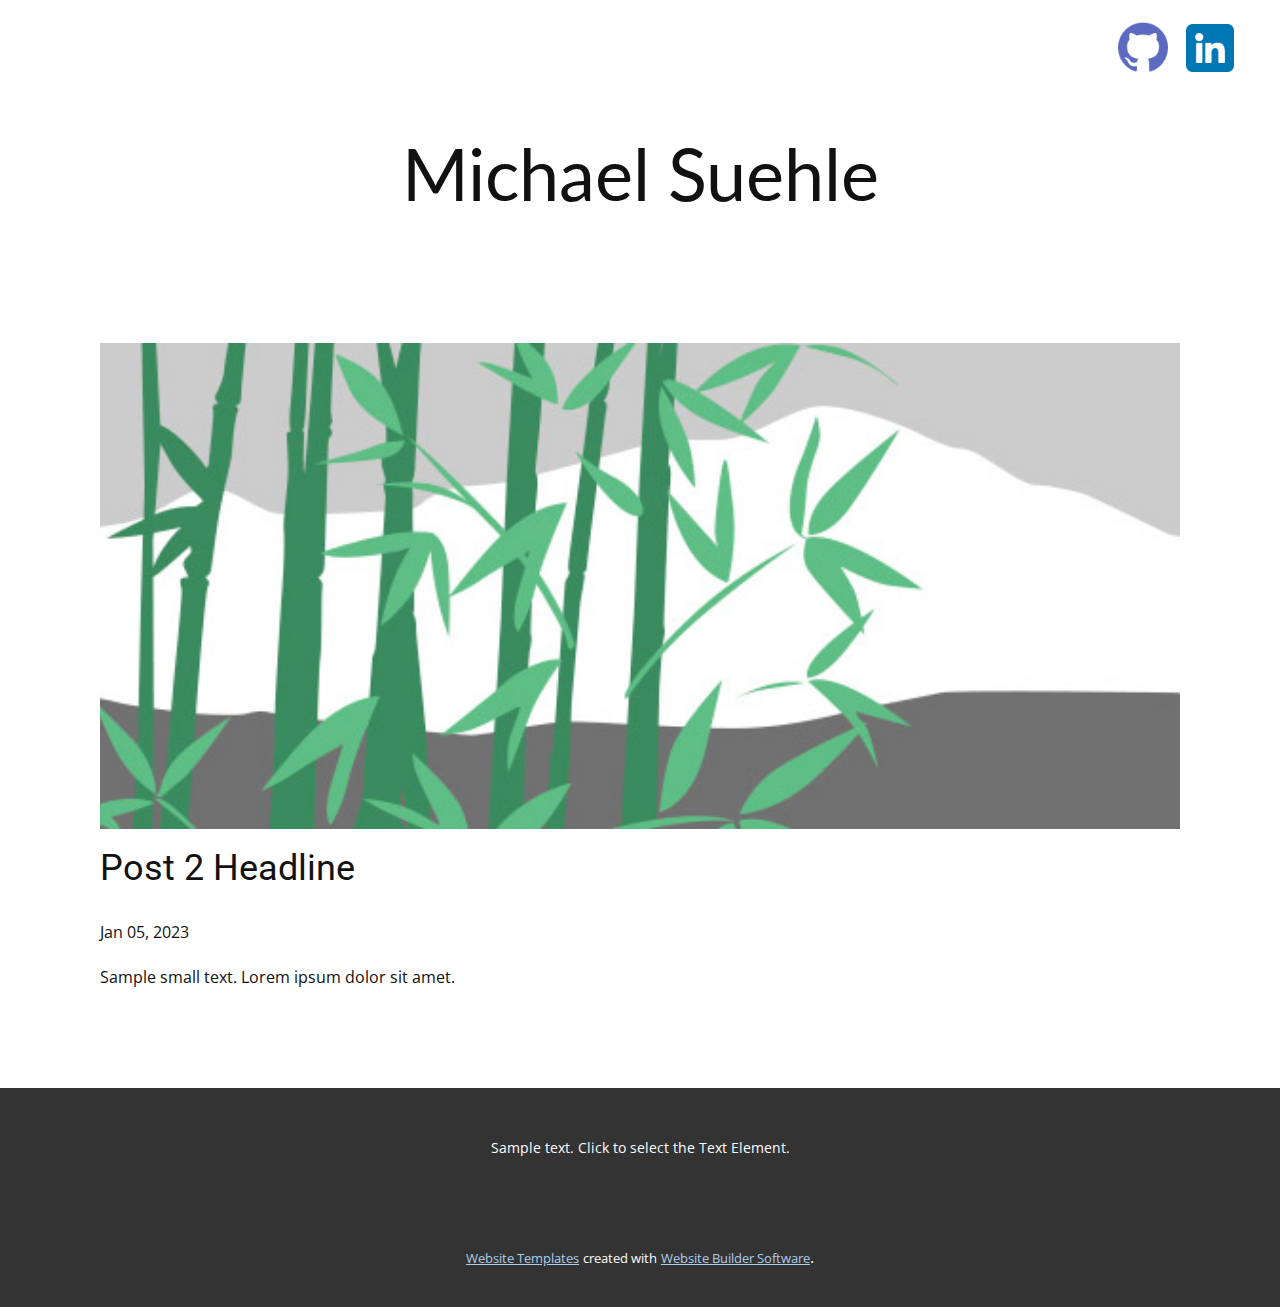
<file: blog/post-1.html>
<!DOCTYPE html>
<html style="font-size: 16px;" lang="en"><head>
    <meta name="viewport" content="width=device-width, initial-scale=1.0">
    <meta charset="utf-8">
    <meta name="keywords" content="Post 1 Headline">
    <meta name="description" content="">
    <title>Post 2 Headline</title>
    <link rel="stylesheet" href="../nicepage.css" media="screen">
<link rel="stylesheet" href="../Post-Template.css" media="screen">
    <script class="u-script" type="text/javascript" src="../jquery.js" defer=""></script>
    <script class="u-script" type="text/javascript" src="../nicepage.js" defer=""></script>
    <meta name="generator" content="Nicepage 5.3.2, nicepage.com">
    <link id="u-theme-google-font" rel="stylesheet" href="https://fonts.googleapis.com/css?family=Roboto:100,100i,300,300i,400,400i,500,500i,700,700i,900,900i|Open+Sans:300,300i,400,400i,500,500i,600,600i,700,700i,800,800i">
    <link id="u-page-google-font" rel="stylesheet" href="https://fonts.googleapis.com/css?family=Lato:100,100i,300,300i,400,400i,700,700i,900,900i">
    
    
    <script type="application/ld+json">{
		"@context": "http://schema.org",
		"@type": "Organization",
		"name": "Site1"
}</script>
    <meta name="theme-color" content="#478ac9">
  </head>
  <body class="u-body u-xl-mode" data-lang="en"><header class=" u-border-no-bottom u-border-no-left u-border-no-right u-border-no-top u-clearfix u-header u-section-row-container" id="sec-a5c3" style="background-image: none"><div class="u-section-rows">
        <div class="u-section-row u-section-row-1" id="sec-6281">
          <div class="u-clearfix u-sheet u-valign-middle u-sheet-1"><span class="u-file-icon u-icon u-icon-1" data-href="https://github.com/shwaylay"><img src="../images/733553.png" alt=""></span><span class="u-file-icon u-icon u-icon-2" data-href="https://www.linkedin.com/in/michael-suehle/"><img src="../images/3536505.png" alt=""></span>
          </div>
          
          
          
          
          
        </div>
        <div class="u-section-row" id="sec-dbc1">
          <div class="u-clearfix u-sheet u-sheet-2">
            <h1 class="u-align-center u-custom-font u-font-lato u-text u-text-default u-title u-text-1">Michael Suehle</h1>
          </div>
          
          
          
          
          
        </div>
      </div></header>
    <section class="u-align-center u-clearfix u-section-1" id="sec-d457">
      <div class="u-clearfix u-sheet u-valign-middle-md u-valign-middle-sm u-valign-middle-xs u-sheet-1"><!--post_details--><!--post_details_options_json--><!--{"source":""}--><!--/post_details_options_json--><!--blog_post-->
        <div class="u-container-style u-expanded-width u-post-details u-post-details-1">
          <div class="u-container-layout u-valign-middle u-container-layout-1"><!--blog_post_image-->
            <img alt="" class="u-blog-control u-expanded-width u-image u-image-default u-image-1" src="../images/68f64b9d.jpeg"><!--/blog_post_image--><!--blog_post_header-->
            <h2 class="u-blog-control u-text u-text-1">Post 2 Headline</h2><!--/blog_post_header--><!--blog_post_metadata-->
            <div class="u-blog-control u-metadata u-metadata-1"><!--blog_post_metadata_date-->
              <span class="u-meta-date u-meta-icon">Jan 05, 2023</span><!--/blog_post_metadata_date--><!--blog_post_metadata_category-->
              <!--/blog_post_metadata_category--><!--blog_post_metadata_comments-->
              <!--/blog_post_metadata_comments-->
            </div><!--/blog_post_metadata--><!--blog_post_content-->
            <div class="u-align-justify u-blog-control u-post-content u-text u-text-2 fr-view">
  Sample small text. Lorem ipsum dolor sit amet.
  </div><!--/blog_post_content-->
          </div>
        </div><!--/blog_post--><!--/post_details-->
      </div>
    </section>
    
    
    <footer class="u-align-center u-clearfix u-footer u-grey-80 u-footer" id="sec-592e"><div class="u-clearfix u-sheet u-sheet-1">
        <p class="u-small-text u-text u-text-variant u-text-1">Sample text. Click to select the Text Element.</p>
      </div></footer>
    <section class="u-backlink u-clearfix u-grey-80">
      <a class="u-link" href="https://nicepage.com/website-templates" target="_blank">
        <span>Website Templates</span>
      </a>
      <p class="u-text">
        <span>created with</span>
      </p>
      <a class="u-link" href="" target="_blank">
        <span>Website Builder Software</span>
      </a>. 
    </section>
  
</body></html>
</file>
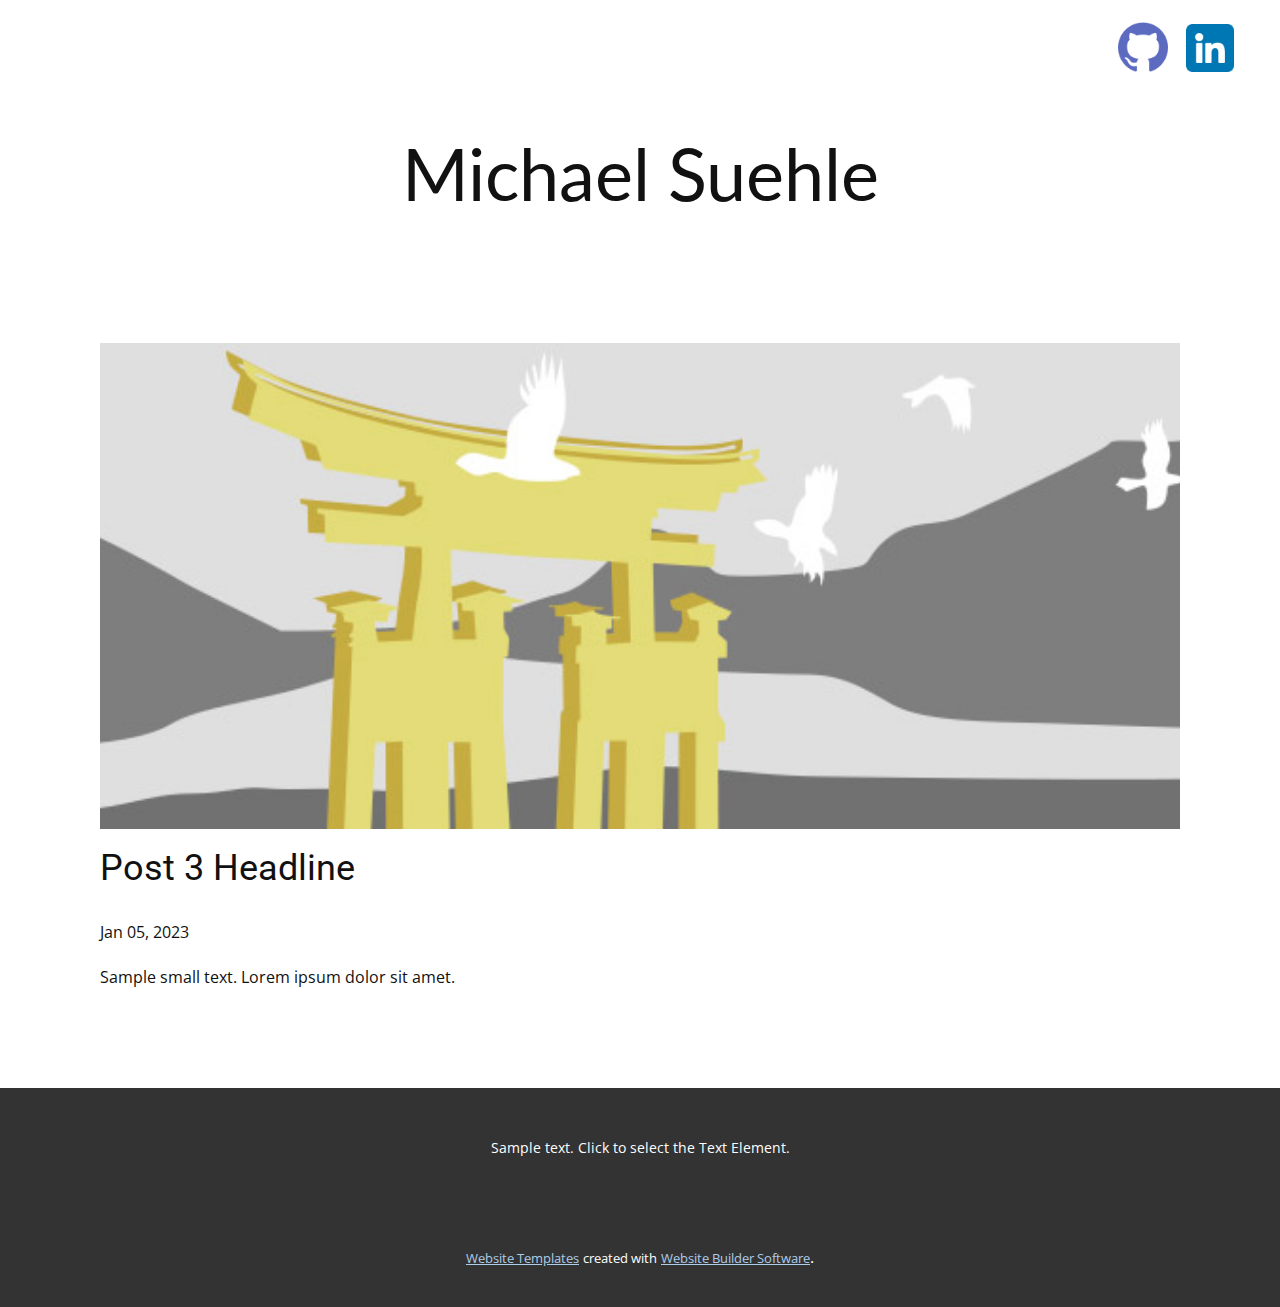
<file: blog/post-2.html>
<!DOCTYPE html>
<html style="font-size: 16px;" lang="en"><head>
    <meta name="viewport" content="width=device-width, initial-scale=1.0">
    <meta charset="utf-8">
    <meta name="keywords" content="Post 1 Headline">
    <meta name="description" content="">
    <title>Post 3 Headline</title>
    <link rel="stylesheet" href="../nicepage.css" media="screen">
<link rel="stylesheet" href="../Post-Template.css" media="screen">
    <script class="u-script" type="text/javascript" src="../jquery.js" defer=""></script>
    <script class="u-script" type="text/javascript" src="../nicepage.js" defer=""></script>
    <meta name="generator" content="Nicepage 5.3.2, nicepage.com">
    <link id="u-theme-google-font" rel="stylesheet" href="https://fonts.googleapis.com/css?family=Roboto:100,100i,300,300i,400,400i,500,500i,700,700i,900,900i|Open+Sans:300,300i,400,400i,500,500i,600,600i,700,700i,800,800i">
    <link id="u-page-google-font" rel="stylesheet" href="https://fonts.googleapis.com/css?family=Lato:100,100i,300,300i,400,400i,700,700i,900,900i">
    
    
    <script type="application/ld+json">{
		"@context": "http://schema.org",
		"@type": "Organization",
		"name": "Site1"
}</script>
    <meta name="theme-color" content="#478ac9">
  </head>
  <body class="u-body u-xl-mode" data-lang="en"><header class=" u-border-no-bottom u-border-no-left u-border-no-right u-border-no-top u-clearfix u-header u-section-row-container" id="sec-a5c3" style="background-image: none"><div class="u-section-rows">
        <div class="u-section-row u-section-row-1" id="sec-6281">
          <div class="u-clearfix u-sheet u-valign-middle u-sheet-1"><span class="u-file-icon u-icon u-icon-1" data-href="https://github.com/shwaylay"><img src="../images/733553.png" alt=""></span><span class="u-file-icon u-icon u-icon-2" data-href="https://www.linkedin.com/in/michael-suehle/"><img src="../images/3536505.png" alt=""></span>
          </div>
          
          
          
          
          
        </div>
        <div class="u-section-row" id="sec-dbc1">
          <div class="u-clearfix u-sheet u-sheet-2">
            <h1 class="u-align-center u-custom-font u-font-lato u-text u-text-default u-title u-text-1">Michael Suehle</h1>
          </div>
          
          
          
          
          
        </div>
      </div></header>
    <section class="u-align-center u-clearfix u-section-1" id="sec-d457">
      <div class="u-clearfix u-sheet u-valign-middle-md u-valign-middle-sm u-valign-middle-xs u-sheet-1"><!--post_details--><!--post_details_options_json--><!--{"source":""}--><!--/post_details_options_json--><!--blog_post-->
        <div class="u-container-style u-expanded-width u-post-details u-post-details-1">
          <div class="u-container-layout u-valign-middle u-container-layout-1"><!--blog_post_image-->
            <img alt="" class="u-blog-control u-expanded-width u-image u-image-default u-image-1" src="../images/8ad73f3c.jpeg"><!--/blog_post_image--><!--blog_post_header-->
            <h2 class="u-blog-control u-text u-text-1">Post 3 Headline</h2><!--/blog_post_header--><!--blog_post_metadata-->
            <div class="u-blog-control u-metadata u-metadata-1"><!--blog_post_metadata_date-->
              <span class="u-meta-date u-meta-icon">Jan 05, 2023</span><!--/blog_post_metadata_date--><!--blog_post_metadata_category-->
              <!--/blog_post_metadata_category--><!--blog_post_metadata_comments-->
              <!--/blog_post_metadata_comments-->
            </div><!--/blog_post_metadata--><!--blog_post_content-->
            <div class="u-align-justify u-blog-control u-post-content u-text u-text-2 fr-view">
  Sample small text. Lorem ipsum dolor sit amet.
  </div><!--/blog_post_content-->
          </div>
        </div><!--/blog_post--><!--/post_details-->
      </div>
    </section>
    
    
    <footer class="u-align-center u-clearfix u-footer u-grey-80 u-footer" id="sec-592e"><div class="u-clearfix u-sheet u-sheet-1">
        <p class="u-small-text u-text u-text-variant u-text-1">Sample text. Click to select the Text Element.</p>
      </div></footer>
    <section class="u-backlink u-clearfix u-grey-80">
      <a class="u-link" href="https://nicepage.com/website-templates" target="_blank">
        <span>Website Templates</span>
      </a>
      <p class="u-text">
        <span>created with</span>
      </p>
      <a class="u-link" href="" target="_blank">
        <span>Website Builder Software</span>
      </a>. 
    </section>
  
</body></html>
</file>
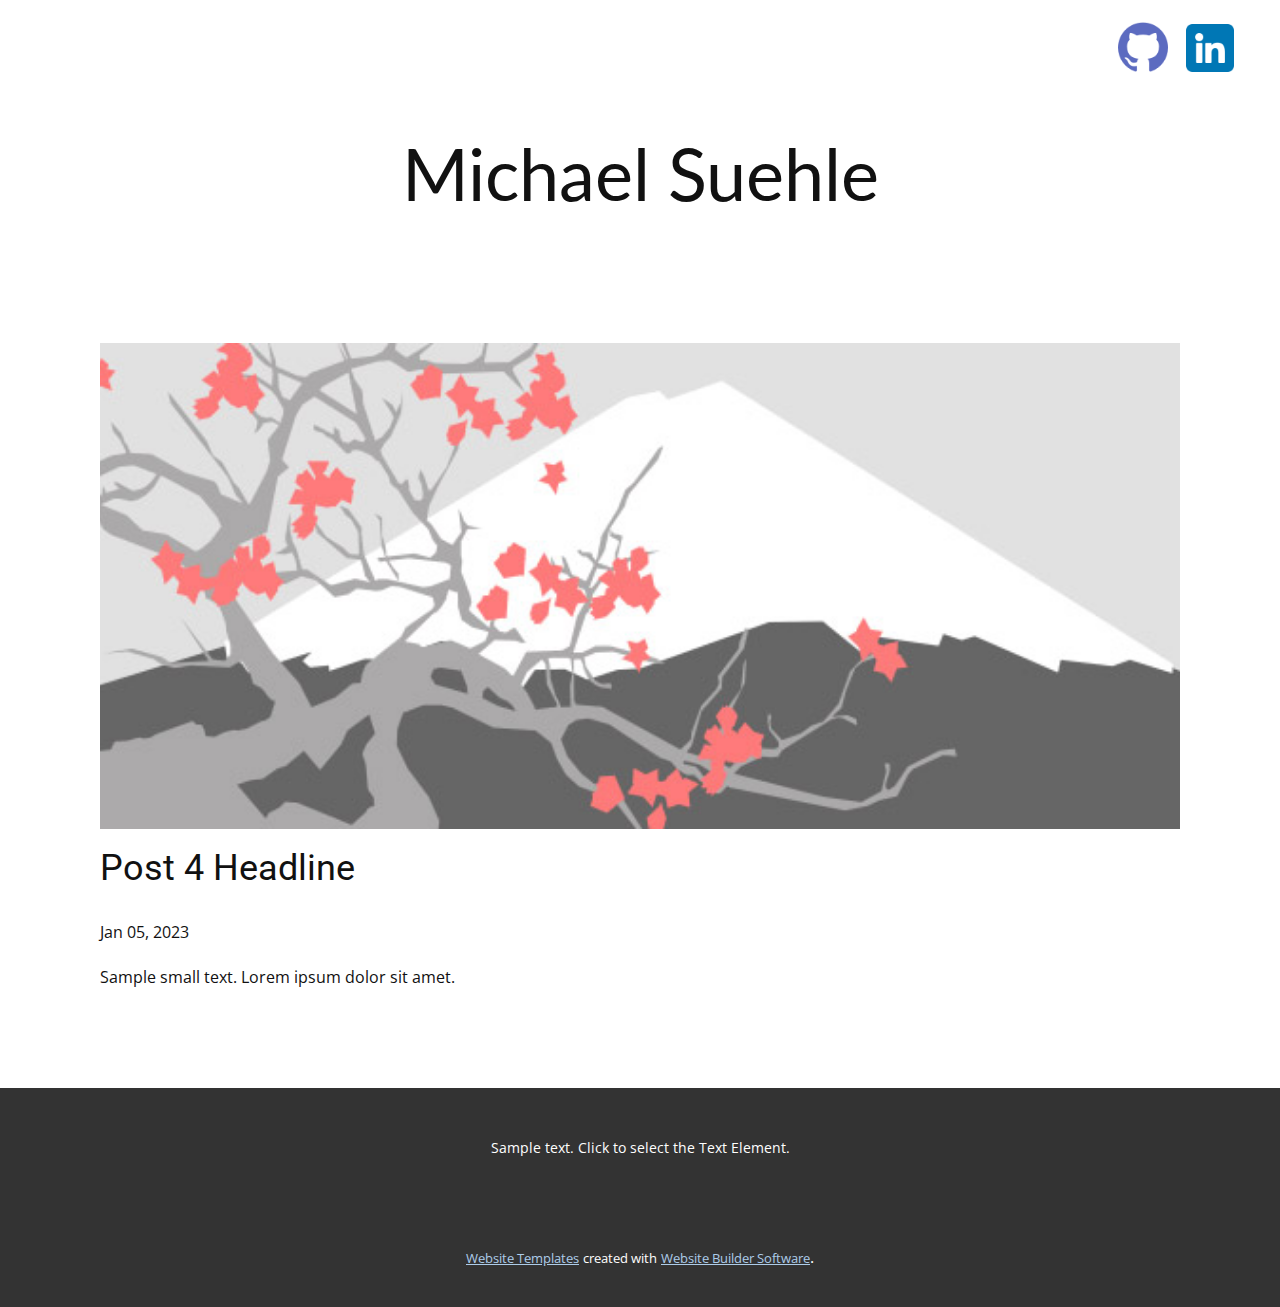
<file: blog/post-3.html>
<!DOCTYPE html>
<html style="font-size: 16px;" lang="en"><head>
    <meta name="viewport" content="width=device-width, initial-scale=1.0">
    <meta charset="utf-8">
    <meta name="keywords" content="Post 1 Headline">
    <meta name="description" content="">
    <title>Post 4 Headline</title>
    <link rel="stylesheet" href="../nicepage.css" media="screen">
<link rel="stylesheet" href="../Post-Template.css" media="screen">
    <script class="u-script" type="text/javascript" src="../jquery.js" defer=""></script>
    <script class="u-script" type="text/javascript" src="../nicepage.js" defer=""></script>
    <meta name="generator" content="Nicepage 5.3.2, nicepage.com">
    <link id="u-theme-google-font" rel="stylesheet" href="https://fonts.googleapis.com/css?family=Roboto:100,100i,300,300i,400,400i,500,500i,700,700i,900,900i|Open+Sans:300,300i,400,400i,500,500i,600,600i,700,700i,800,800i">
    <link id="u-page-google-font" rel="stylesheet" href="https://fonts.googleapis.com/css?family=Lato:100,100i,300,300i,400,400i,700,700i,900,900i">
    
    
    <script type="application/ld+json">{
		"@context": "http://schema.org",
		"@type": "Organization",
		"name": "Site1"
}</script>
    <meta name="theme-color" content="#478ac9">
  </head>
  <body class="u-body u-xl-mode" data-lang="en"><header class=" u-border-no-bottom u-border-no-left u-border-no-right u-border-no-top u-clearfix u-header u-section-row-container" id="sec-a5c3" style="background-image: none"><div class="u-section-rows">
        <div class="u-section-row u-section-row-1" id="sec-6281">
          <div class="u-clearfix u-sheet u-valign-middle u-sheet-1"><span class="u-file-icon u-icon u-icon-1" data-href="https://github.com/shwaylay"><img src="../images/733553.png" alt=""></span><span class="u-file-icon u-icon u-icon-2" data-href="https://www.linkedin.com/in/michael-suehle/"><img src="../images/3536505.png" alt=""></span>
          </div>
          
          
          
          
          
        </div>
        <div class="u-section-row" id="sec-dbc1">
          <div class="u-clearfix u-sheet u-sheet-2">
            <h1 class="u-align-center u-custom-font u-font-lato u-text u-text-default u-title u-text-1">Michael Suehle</h1>
          </div>
          
          
          
          
          
        </div>
      </div></header>
    <section class="u-align-center u-clearfix u-section-1" id="sec-d457">
      <div class="u-clearfix u-sheet u-valign-middle-md u-valign-middle-sm u-valign-middle-xs u-sheet-1"><!--post_details--><!--post_details_options_json--><!--{"source":""}--><!--/post_details_options_json--><!--blog_post-->
        <div class="u-container-style u-expanded-width u-post-details u-post-details-1">
          <div class="u-container-layout u-valign-middle u-container-layout-1"><!--blog_post_image-->
            <img alt="" class="u-blog-control u-expanded-width u-image u-image-default u-image-1" src="../images/0fd3416c.jpeg"><!--/blog_post_image--><!--blog_post_header-->
            <h2 class="u-blog-control u-text u-text-1">Post 4 Headline</h2><!--/blog_post_header--><!--blog_post_metadata-->
            <div class="u-blog-control u-metadata u-metadata-1"><!--blog_post_metadata_date-->
              <span class="u-meta-date u-meta-icon">Jan 05, 2023</span><!--/blog_post_metadata_date--><!--blog_post_metadata_category-->
              <!--/blog_post_metadata_category--><!--blog_post_metadata_comments-->
              <!--/blog_post_metadata_comments-->
            </div><!--/blog_post_metadata--><!--blog_post_content-->
            <div class="u-align-justify u-blog-control u-post-content u-text u-text-2 fr-view">
  Sample small text. Lorem ipsum dolor sit amet.
  </div><!--/blog_post_content-->
          </div>
        </div><!--/blog_post--><!--/post_details-->
      </div>
    </section>
    
    
    <footer class="u-align-center u-clearfix u-footer u-grey-80 u-footer" id="sec-592e"><div class="u-clearfix u-sheet u-sheet-1">
        <p class="u-small-text u-text u-text-variant u-text-1">Sample text. Click to select the Text Element.</p>
      </div></footer>
    <section class="u-backlink u-clearfix u-grey-80">
      <a class="u-link" href="https://nicepage.com/website-templates" target="_blank">
        <span>Website Templates</span>
      </a>
      <p class="u-text">
        <span>created with</span>
      </p>
      <a class="u-link" href="" target="_blank">
        <span>Website Builder Software</span>
      </a>. 
    </section>
  
</body></html>
</file>
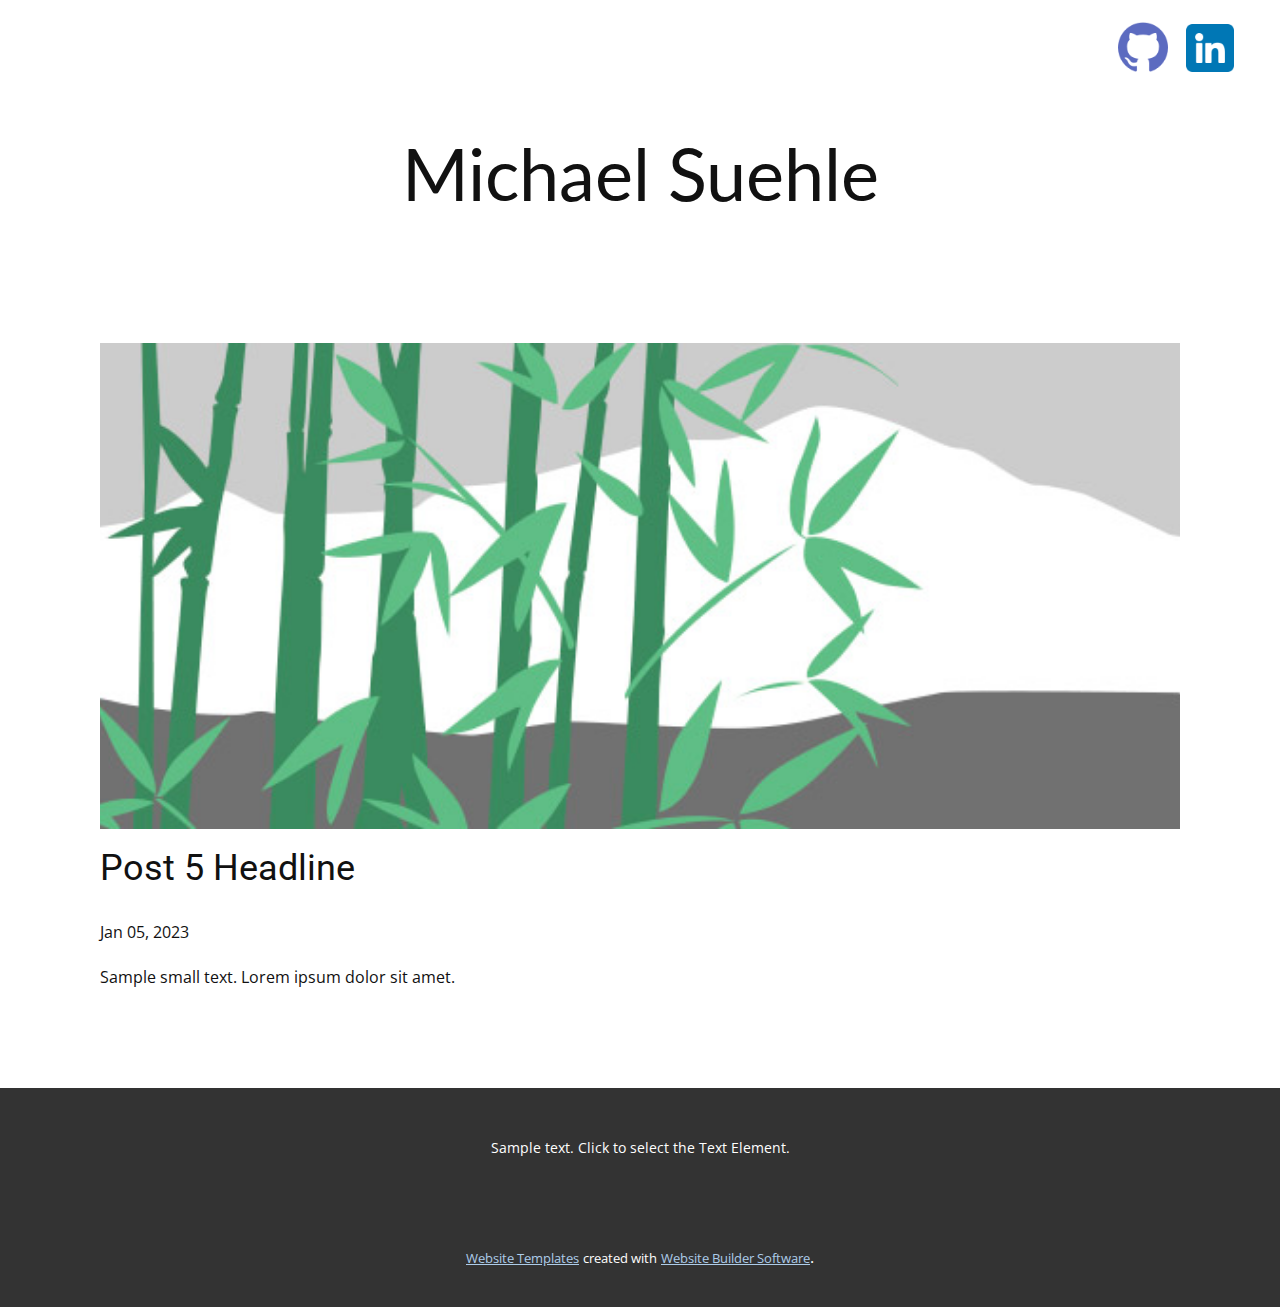
<file: blog/post-4.html>
<!DOCTYPE html>
<html style="font-size: 16px;" lang="en"><head>
    <meta name="viewport" content="width=device-width, initial-scale=1.0">
    <meta charset="utf-8">
    <meta name="keywords" content="Post 1 Headline">
    <meta name="description" content="">
    <title>Post 5 Headline</title>
    <link rel="stylesheet" href="../nicepage.css" media="screen">
<link rel="stylesheet" href="../Post-Template.css" media="screen">
    <script class="u-script" type="text/javascript" src="../jquery.js" defer=""></script>
    <script class="u-script" type="text/javascript" src="../nicepage.js" defer=""></script>
    <meta name="generator" content="Nicepage 5.3.2, nicepage.com">
    <link id="u-theme-google-font" rel="stylesheet" href="https://fonts.googleapis.com/css?family=Roboto:100,100i,300,300i,400,400i,500,500i,700,700i,900,900i|Open+Sans:300,300i,400,400i,500,500i,600,600i,700,700i,800,800i">
    <link id="u-page-google-font" rel="stylesheet" href="https://fonts.googleapis.com/css?family=Lato:100,100i,300,300i,400,400i,700,700i,900,900i">
    
    
    <script type="application/ld+json">{
		"@context": "http://schema.org",
		"@type": "Organization",
		"name": "Site1"
}</script>
    <meta name="theme-color" content="#478ac9">
  </head>
  <body class="u-body u-xl-mode" data-lang="en"><header class=" u-border-no-bottom u-border-no-left u-border-no-right u-border-no-top u-clearfix u-header u-section-row-container" id="sec-a5c3" style="background-image: none"><div class="u-section-rows">
        <div class="u-section-row u-section-row-1" id="sec-6281">
          <div class="u-clearfix u-sheet u-valign-middle u-sheet-1"><span class="u-file-icon u-icon u-icon-1" data-href="https://github.com/shwaylay"><img src="../images/733553.png" alt=""></span><span class="u-file-icon u-icon u-icon-2" data-href="https://www.linkedin.com/in/michael-suehle/"><img src="../images/3536505.png" alt=""></span>
          </div>
          
          
          
          
          
        </div>
        <div class="u-section-row" id="sec-dbc1">
          <div class="u-clearfix u-sheet u-sheet-2">
            <h1 class="u-align-center u-custom-font u-font-lato u-text u-text-default u-title u-text-1">Michael Suehle</h1>
          </div>
          
          
          
          
          
        </div>
      </div></header>
    <section class="u-align-center u-clearfix u-section-1" id="sec-d457">
      <div class="u-clearfix u-sheet u-valign-middle-md u-valign-middle-sm u-valign-middle-xs u-sheet-1"><!--post_details--><!--post_details_options_json--><!--{"source":""}--><!--/post_details_options_json--><!--blog_post-->
        <div class="u-container-style u-expanded-width u-post-details u-post-details-1">
          <div class="u-container-layout u-valign-middle u-container-layout-1"><!--blog_post_image-->
            <img alt="" class="u-blog-control u-expanded-width u-image u-image-default u-image-1" src="../images/68f64b9d.jpeg"><!--/blog_post_image--><!--blog_post_header-->
            <h2 class="u-blog-control u-text u-text-1">Post 5 Headline</h2><!--/blog_post_header--><!--blog_post_metadata-->
            <div class="u-blog-control u-metadata u-metadata-1"><!--blog_post_metadata_date-->
              <span class="u-meta-date u-meta-icon">Jan 05, 2023</span><!--/blog_post_metadata_date--><!--blog_post_metadata_category-->
              <!--/blog_post_metadata_category--><!--blog_post_metadata_comments-->
              <!--/blog_post_metadata_comments-->
            </div><!--/blog_post_metadata--><!--blog_post_content-->
            <div class="u-align-justify u-blog-control u-post-content u-text u-text-2 fr-view">
  Sample small text. Lorem ipsum dolor sit amet.
  </div><!--/blog_post_content-->
          </div>
        </div><!--/blog_post--><!--/post_details-->
      </div>
    </section>
    
    
    <footer class="u-align-center u-clearfix u-footer u-grey-80 u-footer" id="sec-592e"><div class="u-clearfix u-sheet u-sheet-1">
        <p class="u-small-text u-text u-text-variant u-text-1">Sample text. Click to select the Text Element.</p>
      </div></footer>
    <section class="u-backlink u-clearfix u-grey-80">
      <a class="u-link" href="https://nicepage.com/website-templates" target="_blank">
        <span>Website Templates</span>
      </a>
      <p class="u-text">
        <span>created with</span>
      </p>
      <a class="u-link" href="" target="_blank">
        <span>Website Builder Software</span>
      </a>. 
    </section>
  
</body></html>
</file>
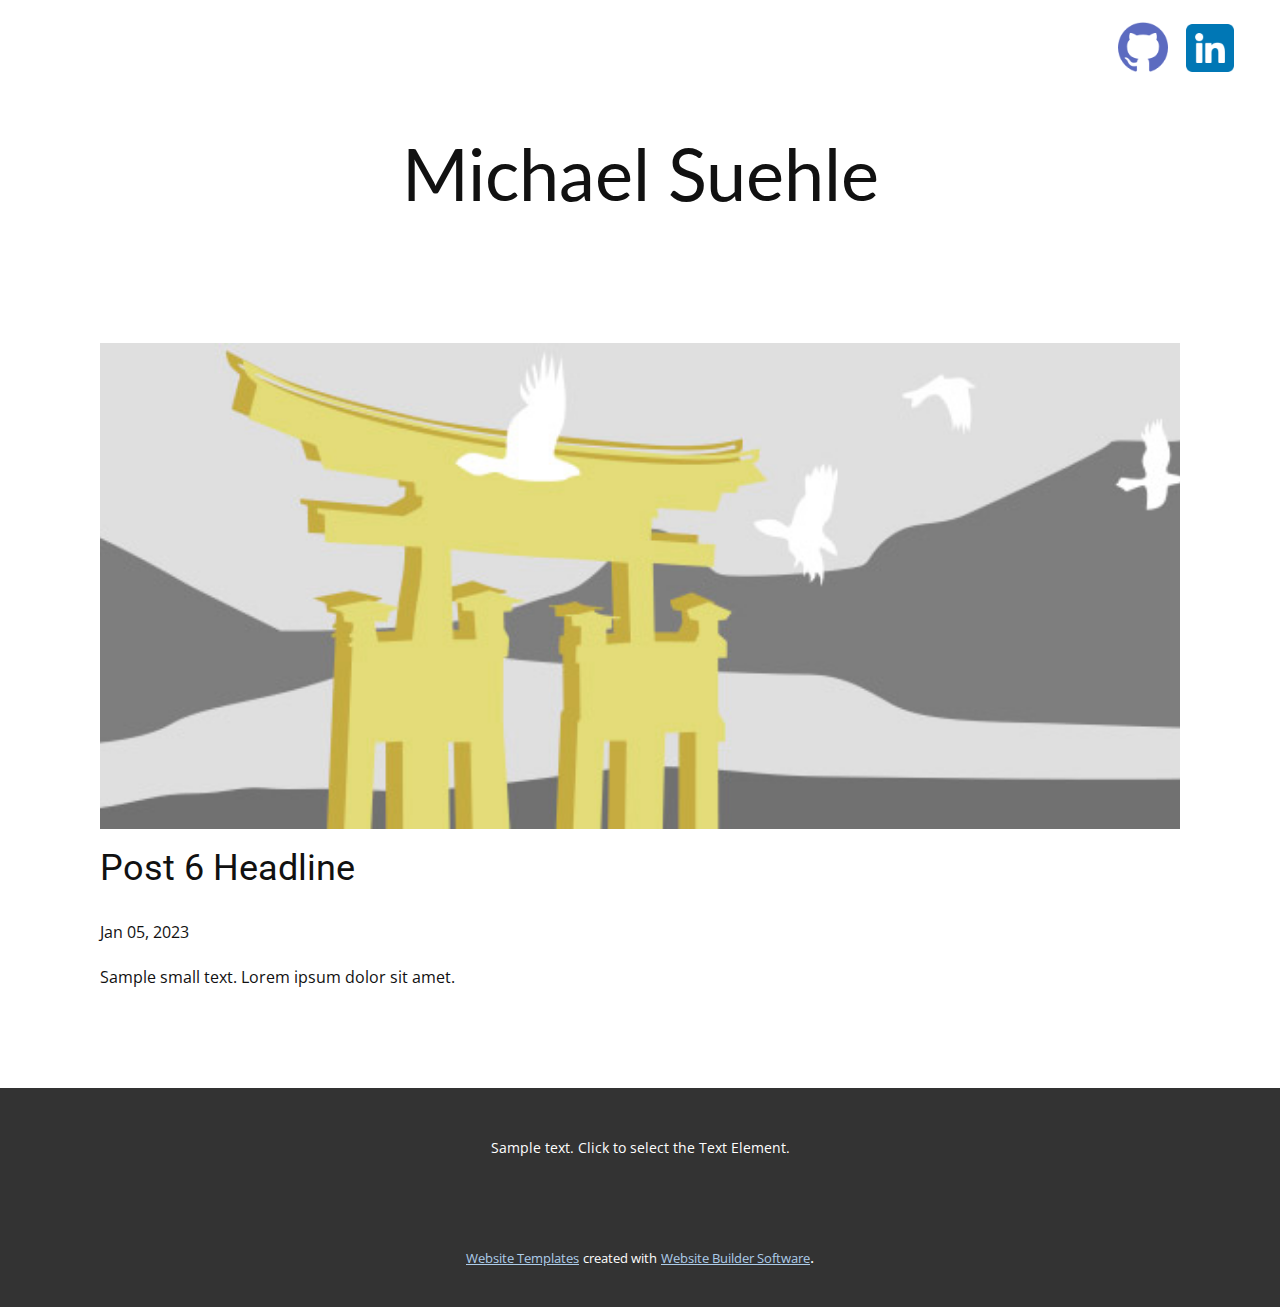
<file: blog/post-5.html>
<!DOCTYPE html>
<html style="font-size: 16px;" lang="en"><head>
    <meta name="viewport" content="width=device-width, initial-scale=1.0">
    <meta charset="utf-8">
    <meta name="keywords" content="Post 1 Headline">
    <meta name="description" content="">
    <title>Post 6 Headline</title>
    <link rel="stylesheet" href="../nicepage.css" media="screen">
<link rel="stylesheet" href="../Post-Template.css" media="screen">
    <script class="u-script" type="text/javascript" src="../jquery.js" defer=""></script>
    <script class="u-script" type="text/javascript" src="../nicepage.js" defer=""></script>
    <meta name="generator" content="Nicepage 5.3.2, nicepage.com">
    <link id="u-theme-google-font" rel="stylesheet" href="https://fonts.googleapis.com/css?family=Roboto:100,100i,300,300i,400,400i,500,500i,700,700i,900,900i|Open+Sans:300,300i,400,400i,500,500i,600,600i,700,700i,800,800i">
    <link id="u-page-google-font" rel="stylesheet" href="https://fonts.googleapis.com/css?family=Lato:100,100i,300,300i,400,400i,700,700i,900,900i">
    
    
    <script type="application/ld+json">{
		"@context": "http://schema.org",
		"@type": "Organization",
		"name": "Site1"
}</script>
    <meta name="theme-color" content="#478ac9">
  </head>
  <body class="u-body u-xl-mode" data-lang="en"><header class=" u-border-no-bottom u-border-no-left u-border-no-right u-border-no-top u-clearfix u-header u-section-row-container" id="sec-a5c3" style="background-image: none"><div class="u-section-rows">
        <div class="u-section-row u-section-row-1" id="sec-6281">
          <div class="u-clearfix u-sheet u-valign-middle u-sheet-1"><span class="u-file-icon u-icon u-icon-1" data-href="https://github.com/shwaylay"><img src="../images/733553.png" alt=""></span><span class="u-file-icon u-icon u-icon-2" data-href="https://www.linkedin.com/in/michael-suehle/"><img src="../images/3536505.png" alt=""></span>
          </div>
          
          
          
          
          
        </div>
        <div class="u-section-row" id="sec-dbc1">
          <div class="u-clearfix u-sheet u-sheet-2">
            <h1 class="u-align-center u-custom-font u-font-lato u-text u-text-default u-title u-text-1">Michael Suehle</h1>
          </div>
          
          
          
          
          
        </div>
      </div></header>
    <section class="u-align-center u-clearfix u-section-1" id="sec-d457">
      <div class="u-clearfix u-sheet u-valign-middle-md u-valign-middle-sm u-valign-middle-xs u-sheet-1"><!--post_details--><!--post_details_options_json--><!--{"source":""}--><!--/post_details_options_json--><!--blog_post-->
        <div class="u-container-style u-expanded-width u-post-details u-post-details-1">
          <div class="u-container-layout u-valign-middle u-container-layout-1"><!--blog_post_image-->
            <img alt="" class="u-blog-control u-expanded-width u-image u-image-default u-image-1" src="../images/8ad73f3c.jpeg"><!--/blog_post_image--><!--blog_post_header-->
            <h2 class="u-blog-control u-text u-text-1">Post 6 Headline</h2><!--/blog_post_header--><!--blog_post_metadata-->
            <div class="u-blog-control u-metadata u-metadata-1"><!--blog_post_metadata_date-->
              <span class="u-meta-date u-meta-icon">Jan 05, 2023</span><!--/blog_post_metadata_date--><!--blog_post_metadata_category-->
              <!--/blog_post_metadata_category--><!--blog_post_metadata_comments-->
              <!--/blog_post_metadata_comments-->
            </div><!--/blog_post_metadata--><!--blog_post_content-->
            <div class="u-align-justify u-blog-control u-post-content u-text u-text-2 fr-view">
  Sample small text. Lorem ipsum dolor sit amet.
  </div><!--/blog_post_content-->
          </div>
        </div><!--/blog_post--><!--/post_details-->
      </div>
    </section>
    
    
    <footer class="u-align-center u-clearfix u-footer u-grey-80 u-footer" id="sec-592e"><div class="u-clearfix u-sheet u-sheet-1">
        <p class="u-small-text u-text u-text-variant u-text-1">Sample text. Click to select the Text Element.</p>
      </div></footer>
    <section class="u-backlink u-clearfix u-grey-80">
      <a class="u-link" href="https://nicepage.com/website-templates" target="_blank">
        <span>Website Templates</span>
      </a>
      <p class="u-text">
        <span>created with</span>
      </p>
      <a class="u-link" href="" target="_blank">
        <span>Website Builder Software</span>
      </a>. 
    </section>
  
</body></html>
</file>
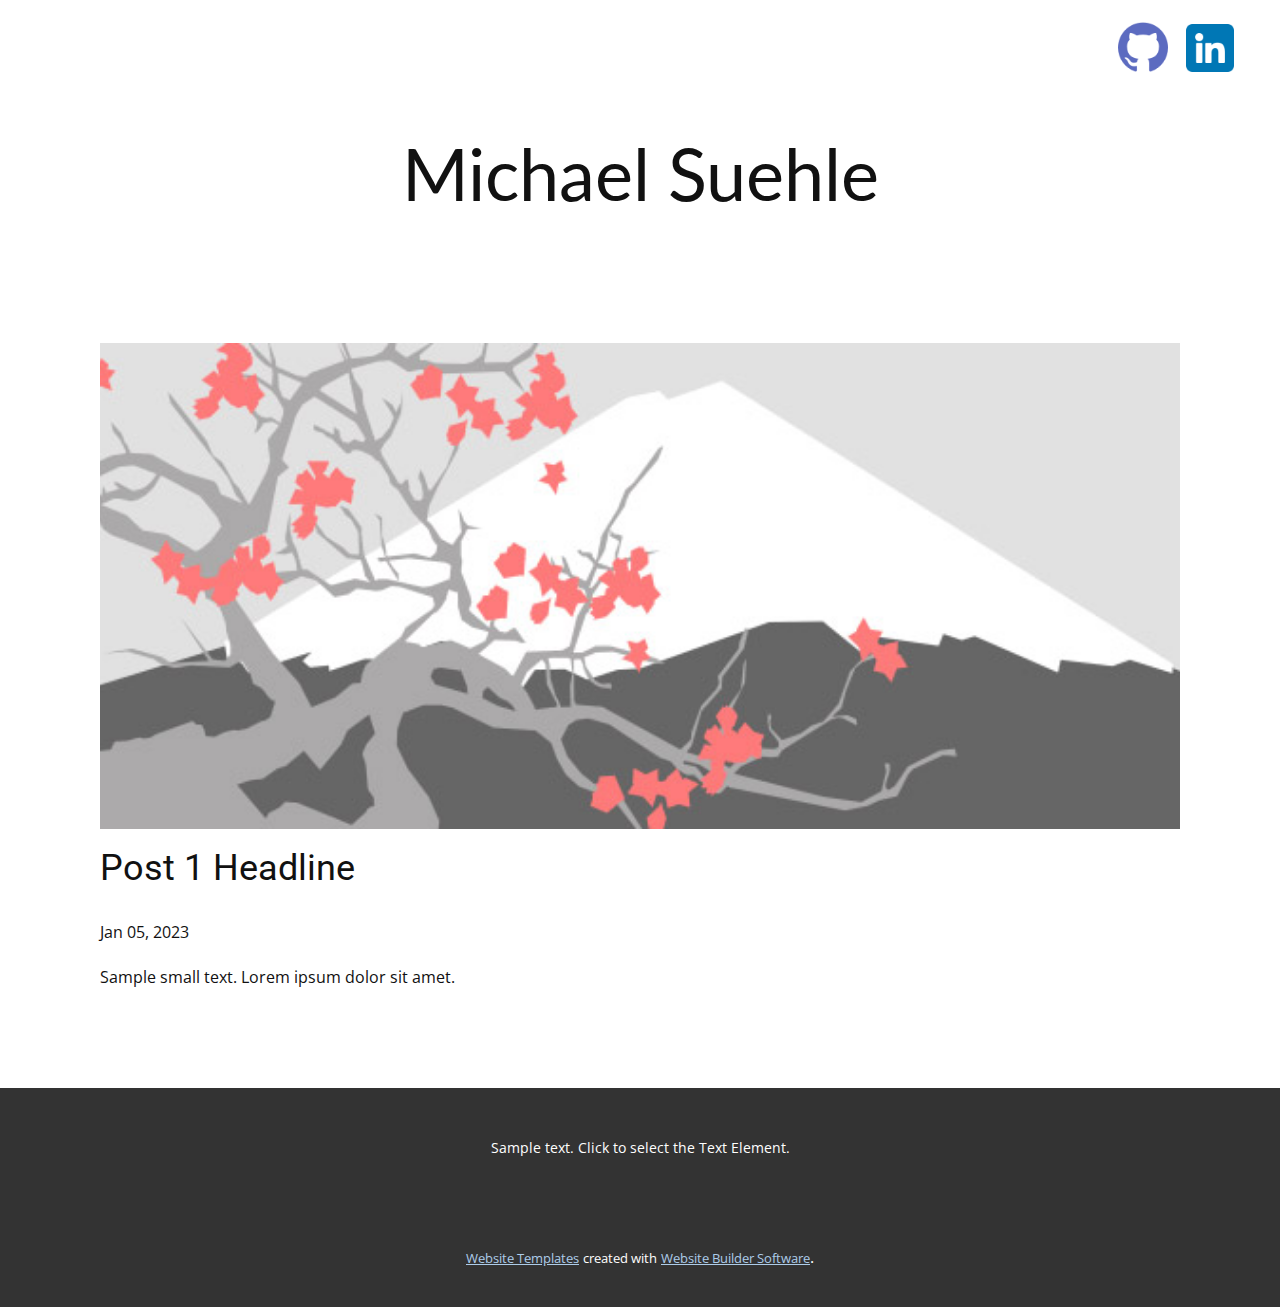
<file: blog/post.html>
<!DOCTYPE html>
<html style="font-size: 16px;" lang="en"><head>
    <meta name="viewport" content="width=device-width, initial-scale=1.0">
    <meta charset="utf-8">
    <meta name="keywords" content="Post 1 Headline">
    <meta name="description" content="">
    <title>Post 1 Headline</title>
    <link rel="stylesheet" href="../nicepage.css" media="screen">
<link rel="stylesheet" href="../Post-Template.css" media="screen">
    <script class="u-script" type="text/javascript" src="../jquery.js" defer=""></script>
    <script class="u-script" type="text/javascript" src="../nicepage.js" defer=""></script>
    <meta name="generator" content="Nicepage 5.3.2, nicepage.com">
    <link id="u-theme-google-font" rel="stylesheet" href="https://fonts.googleapis.com/css?family=Roboto:100,100i,300,300i,400,400i,500,500i,700,700i,900,900i|Open+Sans:300,300i,400,400i,500,500i,600,600i,700,700i,800,800i">
    <link id="u-page-google-font" rel="stylesheet" href="https://fonts.googleapis.com/css?family=Lato:100,100i,300,300i,400,400i,700,700i,900,900i">
    
    
    <script type="application/ld+json">{
		"@context": "http://schema.org",
		"@type": "Organization",
		"name": "Site1"
}</script>
    <meta name="theme-color" content="#478ac9">
  </head>
  <body class="u-body u-xl-mode" data-lang="en"><header class=" u-border-no-bottom u-border-no-left u-border-no-right u-border-no-top u-clearfix u-header u-section-row-container" id="sec-a5c3" style="background-image: none"><div class="u-section-rows">
        <div class="u-section-row u-section-row-1" id="sec-6281">
          <div class="u-clearfix u-sheet u-valign-middle u-sheet-1"><span class="u-file-icon u-icon u-icon-1" data-href="https://github.com/shwaylay"><img src="../images/733553.png" alt=""></span><span class="u-file-icon u-icon u-icon-2" data-href="https://www.linkedin.com/in/michael-suehle/"><img src="../images/3536505.png" alt=""></span>
          </div>
          
          
          
          
          
        </div>
        <div class="u-section-row" id="sec-dbc1">
          <div class="u-clearfix u-sheet u-sheet-2">
            <h1 class="u-align-center u-custom-font u-font-lato u-text u-text-default u-title u-text-1">Michael Suehle</h1>
          </div>
          
          
          
          
          
        </div>
      </div></header>
    <section class="u-align-center u-clearfix u-section-1" id="sec-d457">
      <div class="u-clearfix u-sheet u-valign-middle-md u-valign-middle-sm u-valign-middle-xs u-sheet-1"><!--post_details--><!--post_details_options_json--><!--{"source":""}--><!--/post_details_options_json--><!--blog_post-->
        <div class="u-container-style u-expanded-width u-post-details u-post-details-1">
          <div class="u-container-layout u-valign-middle u-container-layout-1"><!--blog_post_image-->
            <img alt="" class="u-blog-control u-expanded-width u-image u-image-default u-image-1" src="../images/0fd3416c.jpeg"><!--/blog_post_image--><!--blog_post_header-->
            <h2 class="u-blog-control u-text u-text-1">Post 1 Headline</h2><!--/blog_post_header--><!--blog_post_metadata-->
            <div class="u-blog-control u-metadata u-metadata-1"><!--blog_post_metadata_date-->
              <span class="u-meta-date u-meta-icon">Jan 05, 2023</span><!--/blog_post_metadata_date--><!--blog_post_metadata_category-->
              <!--/blog_post_metadata_category--><!--blog_post_metadata_comments-->
              <!--/blog_post_metadata_comments-->
            </div><!--/blog_post_metadata--><!--blog_post_content-->
            <div class="u-align-justify u-blog-control u-post-content u-text u-text-2 fr-view">
  Sample small text. Lorem ipsum dolor sit amet.
  </div><!--/blog_post_content-->
          </div>
        </div><!--/blog_post--><!--/post_details-->
      </div>
    </section>
    
    
    <footer class="u-align-center u-clearfix u-footer u-grey-80 u-footer" id="sec-592e"><div class="u-clearfix u-sheet u-sheet-1">
        <p class="u-small-text u-text u-text-variant u-text-1">Sample text. Click to select the Text Element.</p>
      </div></footer>
    <section class="u-backlink u-clearfix u-grey-80">
      <a class="u-link" href="https://nicepage.com/website-templates" target="_blank">
        <span>Website Templates</span>
      </a>
      <p class="u-text">
        <span>created with</span>
      </p>
      <a class="u-link" href="" target="_blank">
        <span>Website Builder Software</span>
      </a>. 
    </section>
  
</body></html>
</file>
